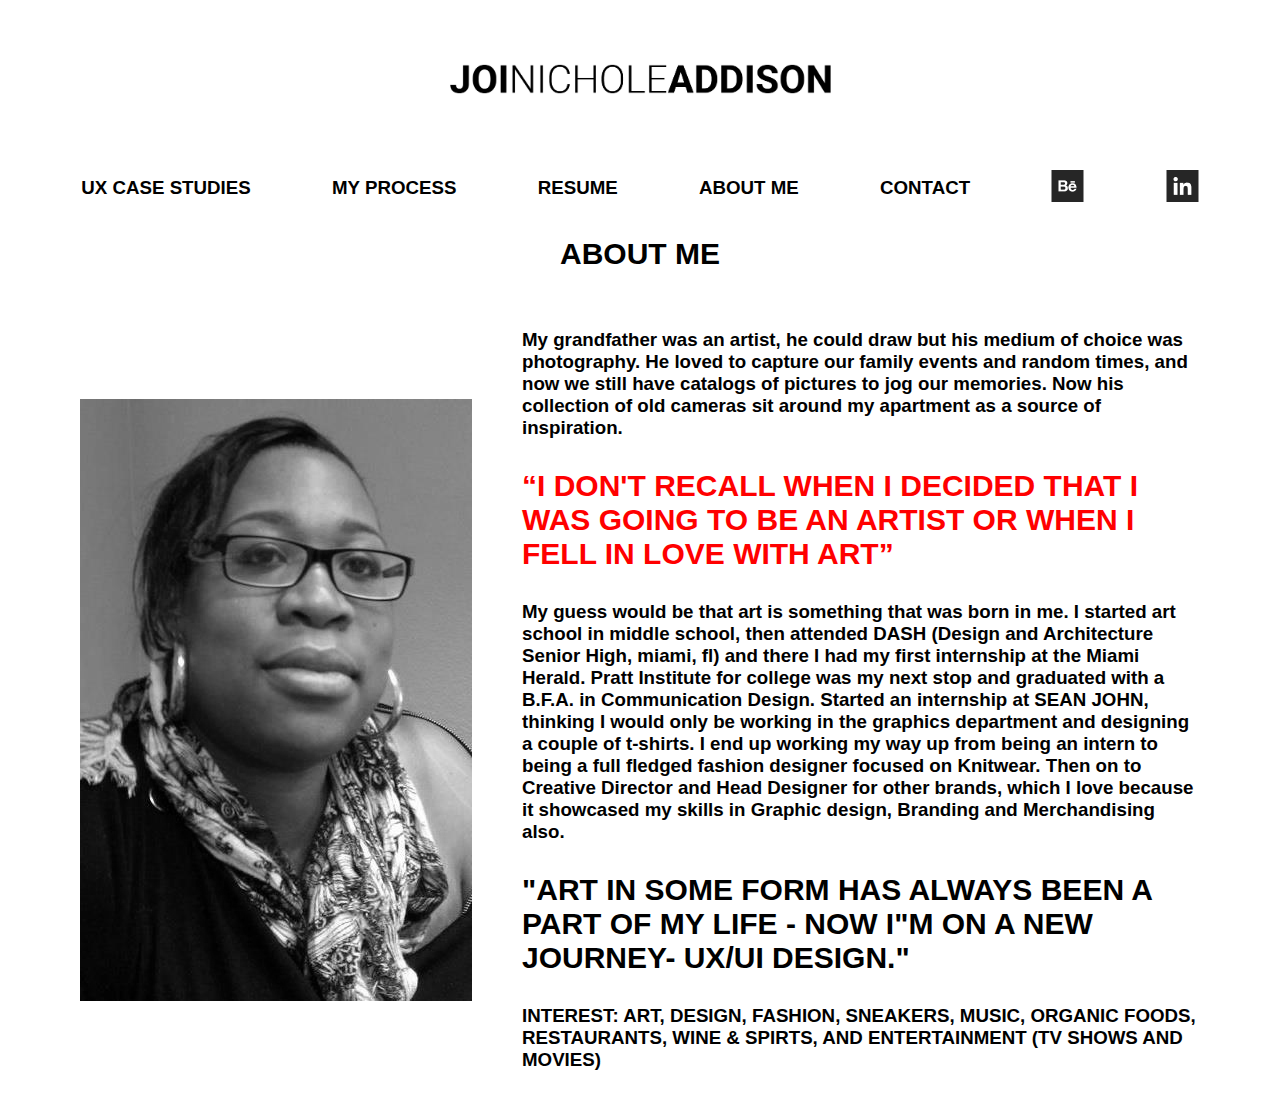
<file: aboutme.html>
<!DOCTYPE html>
<html>
<head>
  <link rel="stylesheet" href="./css/index.css">
        <title></title>
    </head>
    <body>
      <br>
        <br>
        <br>
      <div>
        <a href="index.html"><img src="./images/logo-01.jpg" alt="Joi Nichole Addison" class="center" style="width:400px;"></a>
        <br>
        <br>
        <br>
          </div>
            <div class="navbar">
              <h3 class= "title roboto-normal-24px"> <a href="uxcasestudies.html"> UX CASE STUDIES</a></h3>
              <h3 class= "title roboto-normal-24px"> <a href="myprocess.html"> MY PROCESS</a></h3>
              <h3 class= "title roboto-normal-24px"> <a href="resume.html"> RESUME</a></h3>
              <h3 class= "title roboto-normal-24px"> <a href="aboutme.html"> ABOUT ME</a></h3>
              <h3 class= "title roboto-normal-24px"> <a href="contact.html"> CONTACT</a></h3>
              <a href="https://behance.net/joiaddison1" > <img src="./images/Be.png" alt="behance"></a>
              <a href="https://www.linkedin.com/in/joi-addison/" > <img src="./images/indeed.png" alt="indeed"> </a>
</div>
<h1 class= "title roboto-bold-black-36px" > ABOUT ME </h1> 
  <div class="aboutme column2">
  <img src="./images/joib_w.png" alt="Joi addison picture" class="right" ></a> 
  
  <h3 class= "title roboto-normal-24px"> <p>My grandfather was an artist, he could draw but his medium of choice was photography. He loved to capture our family events and random times, and now we still have catalogs of pictures to jog our memories. Now his collection of old cameras sit around my apartment as a source of inspiration.<br></p>
  <p style="color:red; font-size:30px;">“I DON'T RECALL WHEN I DECIDED THAT I WAS GOING TO BE AN ARTIST OR WHEN I FELL IN LOVE WITH ART”<br></p>
  <p> My guess would be that art is something that was born in me. I started art school in middle school, then attended DASH (Design and Architecture Senior High, miami, fl) and there I had my first internship at the Miami Herald. Pratt Institute for college was my next stop and graduated with a B.F.A. in Communication Design. Started an internship at SEAN JOHN, thinking I would only be working in the graphics department and designing a couple of t-shirts. I end up working my way up from being an intern to being a full fledged fashion designer focused on Knitwear. Then on to Creative Director and Head Designer for other brands, which I love because it showcased my skills in Graphic design, Branding and Merchandising also.<br></p>
  <p style="font-size:30px;"> "ART IN SOME FORM HAS ALWAYS BEEN A PART OF MY LIFE - NOW I"M ON A NEW JOURNEY- UX/UI DESIGN."<br></p>
  <p>INTEREST: ART, DESIGN, FASHION, SNEAKERS, MUSIC, ORGANIC FOODS, RESTAURANTS, WINE & SPIRTS, AND ENTERTAINMENT (TV SHOWS AND MOVIES)</p> </h3> 
</div>
  

</body>
</html>
</file>
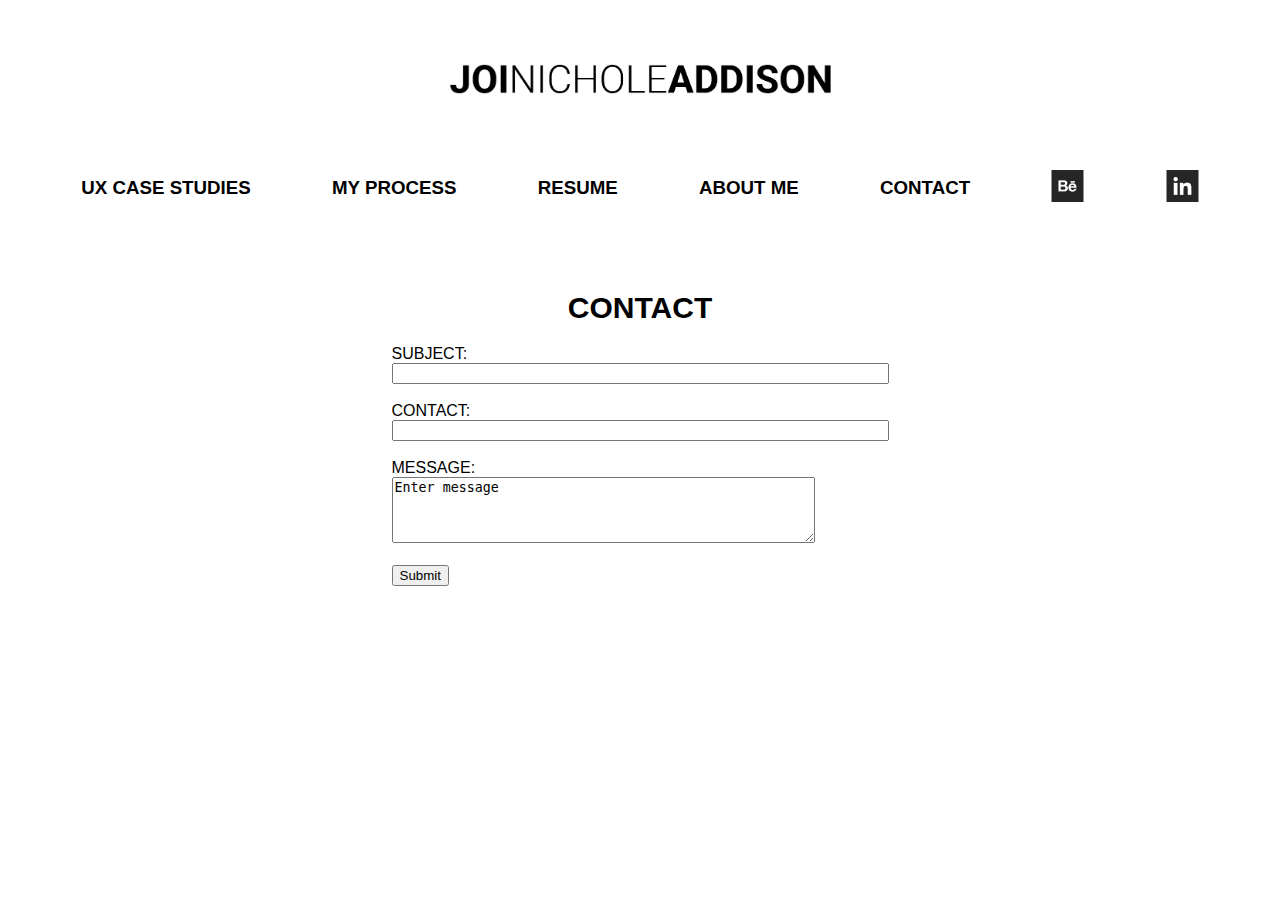
<file: contact.html>
<!DOCTYPE html>
<html>
<head>
  <link rel="stylesheet" href="./css/index.css">
        <title></title>
    </head>
    <body>
      <br>
        <br>
        <br>
      <div>
        <a href="index.html"><img src="./images/logo-01.jpg" alt="Joi Nichole Addison" class="center" style="width:400px;"></a>
        <br>
        <br>
        <br>
          </div>
            <div class="navbar">
              <h3 class= "title roboto-normal-24px"> <a href="uxcasestudies.html"> UX CASE STUDIES</a></h3>
              <h3 class= "title roboto-normal-24px"> <a href="myprocess.html"> MY PROCESS</a></h3>
              <h3 class= "title roboto-normal-24px"> <a href="resume.html"> RESUME</a></h3>
              <h3 class= "title roboto-normal-24px"> <a href="aboutme.html"> ABOUT ME</a></h3>
              <h3 class= "title roboto-normal-24px"> <a href="contact.html"> CONTACT</a></h3>
              <a href="https://behance.net/joiaddison1" > <img src="./images/Be.png" alt="behance"></a>
              <a href="https://www.linkedin.com/in/joi-addison/" > <img src="./images/indeed.png" alt="indeed"> </a>
</div>
<br>
<br>
<br>

          <h1 class= "title roboto-bold-black-36px" > CONTACT </h1>
            <div class="form">
            <form action="/action_page.php">
              <label for="subject">SUBJECT:</label> <br>
              <input type="text" id="subject" name="subject" size="59"><br><br>
              <label for="contactinfo">CONTACT: </label><br>
              <input type="text" id="contactinfo" name="contactinfo" size="59" ><br><br>
              <label for="w3review">MESSAGE:<br></label>
  <textarea id="message" name="message" rows="4" cols="50">Enter message</textarea>
  <br> <br> <input type="submit" value="Submit">
            </form> </div>
 </div>

    </body>
</html>
</file>
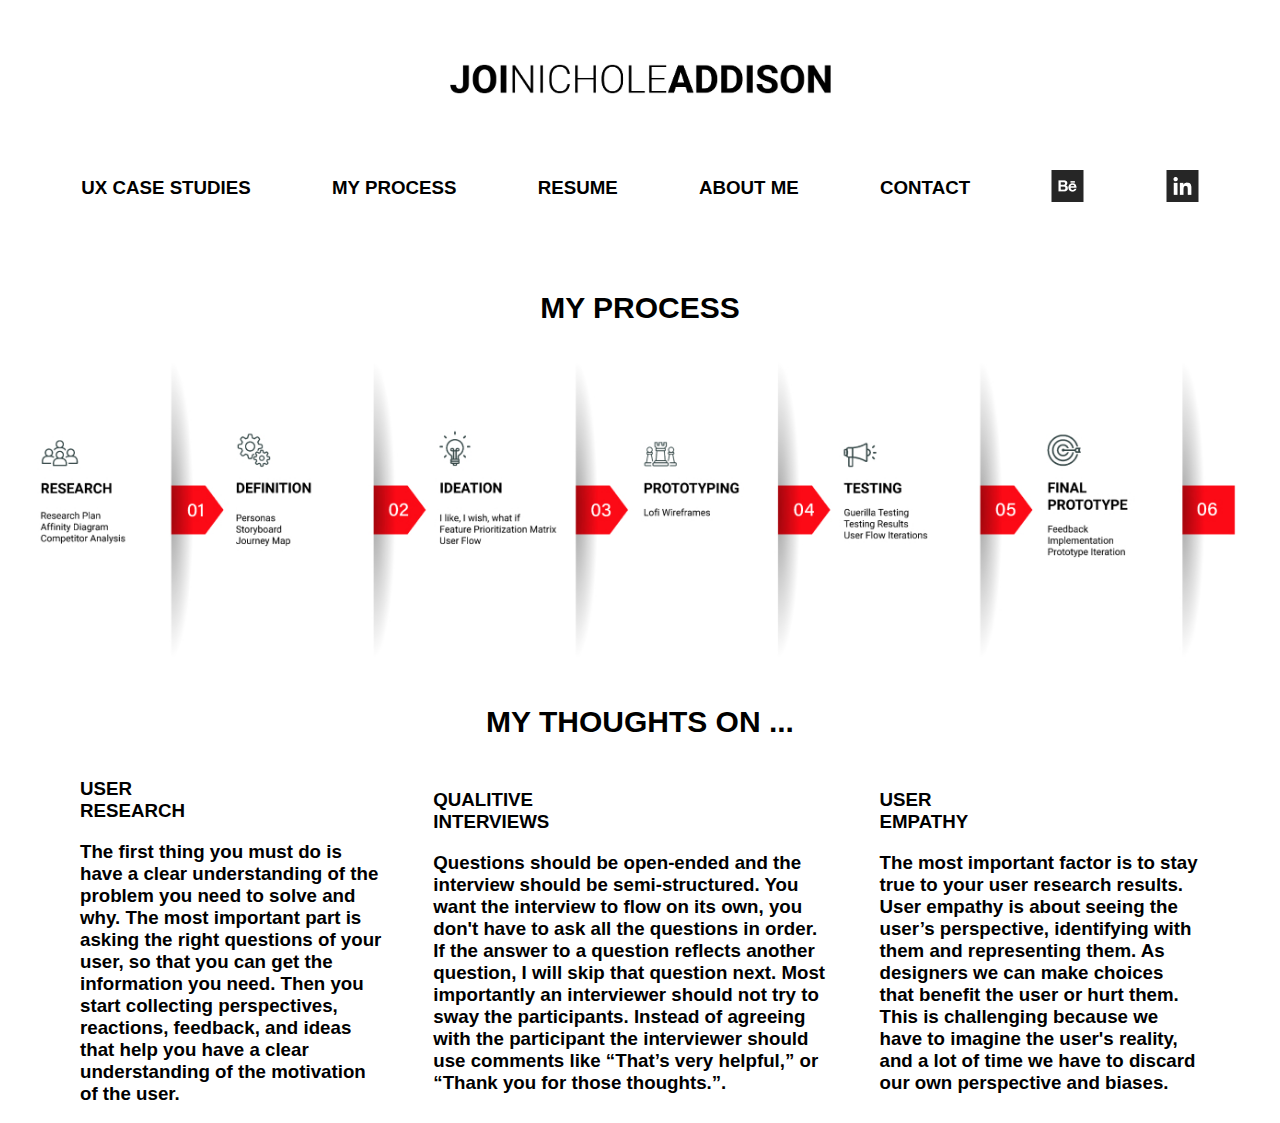
<file: myprocess.html>
<!DOCTYPE html>
<html>
<head>
  <link rel="stylesheet" href="./css/index.css">
        <title></title>
    </head>
    <body>
      <br>
        <br>
        <br>
      <div>
        <a href="index.html"><img src="./images/logo-01.jpg" alt="Joi Nichole Addison" class="center" style="width:400px;"></a>
        <br>
        <br>
        <br>
          </div>
            <div class="navbar">
              <h3 class= "title roboto-normal-24px"> <a href="uxcasestudies.html"> UX CASE STUDIES</a></h3>
              <h3 class= "title roboto-normal-24px"> <a href="myprocess.html"> MY PROCESS</a></h3>
              <h3 class= "title roboto-normal-24px"> <a href="resume.html"> RESUME</a></h3>
              <h3 class= "title roboto-normal-24px"> <a href="aboutme.html"> ABOUT ME</a></h3>
              <h3 class= "title roboto-normal-24px"> <a href="contact.html"> CONTACT</a></h3>
              <a href="https://behance.net/joiaddison1" > <img src="./images/Be.png" alt="behance"></a>
              <a href="https://www.linkedin.com/in/joi-addison/" > <img src="./images/indeed.png" alt="indeed"> </a>
</div>
<br>
<br>
<br>
<h1 class= "title roboto-bold-black-36px" > MY PROCESS </h1>
   </div>
   <div>
   <img src="./images/designprocess-01 1.jpg" alt="my design process" class="center" style="width:1250px;">
   
   <h1 class= "title roboto-bold-black-36px" > MY THOUGHTS ON ... </h1>

   <div class="THOUGHTS column3">
   <h3 class= "title roboto-normal-24px">  USER <br> RESEARCH <br></p> The first thing you must do is have a clear understanding of the problem you need to solve and why. The most important part is asking the right questions of your user, so that you can get the information you need. Then you start collecting perspectives, reactions, feedback, and ideas that help you have a clear understanding of the motivation of the user.  </h3>
   <h3 class= "title roboto-normal-24px"> QUALITIVE <br> INTERVIEWS <br></p> Questions should be open-ended and the interview should be semi-structured. You want the interview to flow on its own, you don't have to ask all the questions in order. If the answer to a question reflects another question, I will skip that question next. Most importantly an interviewer should not try to sway the participants. Instead of agreeing with the participant the interviewer should use comments like “That’s very helpful,” or “Thank you for those thoughts.”.</h3>
   <h3 class= "title roboto-normal-24px"> USER <br> EMPATHY <br></p> The most important factor is to stay true to your user research results. User empathy is about seeing the user’s perspective, identifying with them and representing them. As designers we can make choices that benefit the user or hurt them. This is challenging because we have to imagine the user's reality, and a lot of time we have to discard our own perspective and biases.</h3>
  </div>

    </body>
</html>
</file>
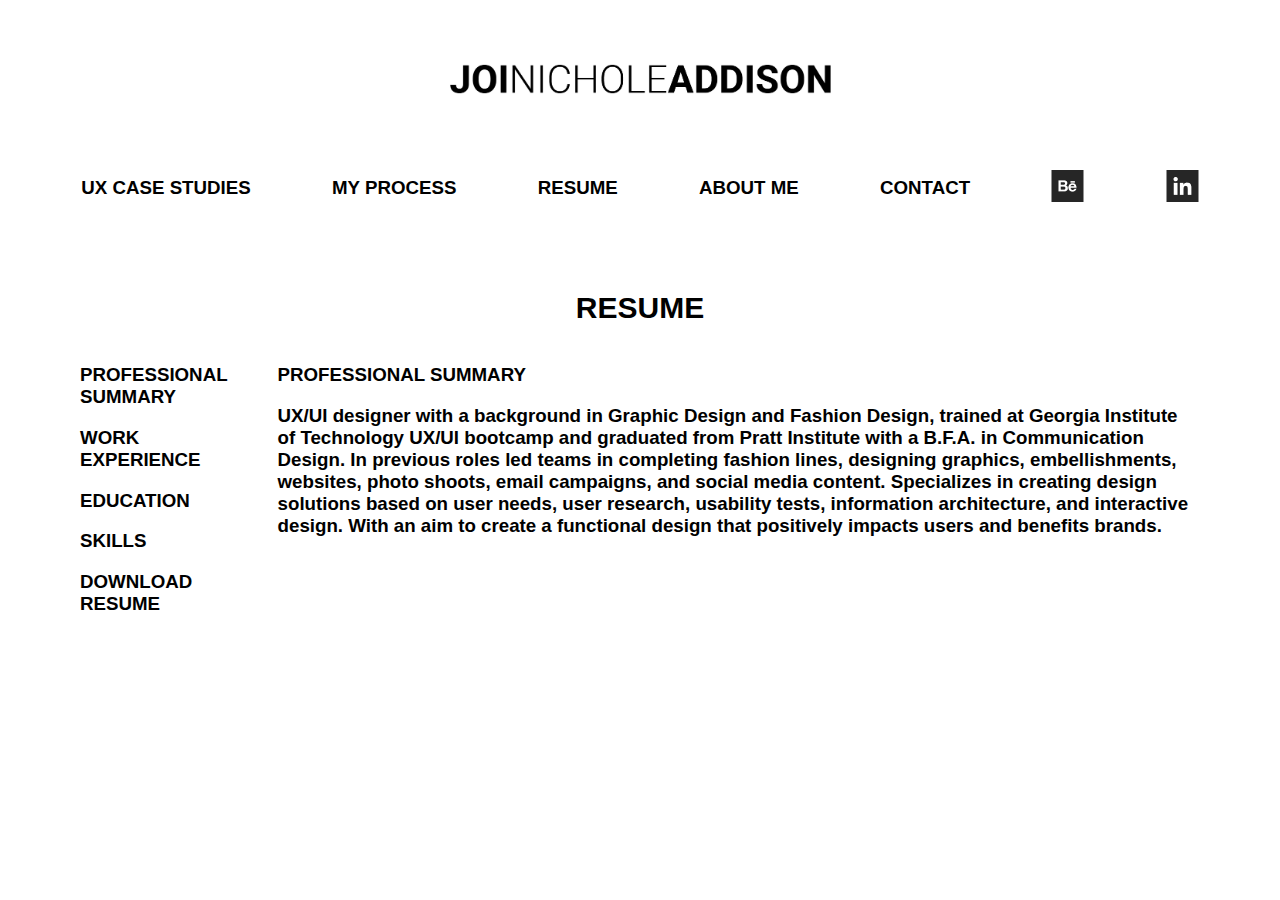
<file: resume.html>
<!DOCTYPE html>
<html>
<head>
  <link rel="stylesheet" href="./css/index.css">
        <title></title>
    </head>
    <body>
      <br>
        <br>
        <br>
      <div>
        <a href="index.html"><img src="./images/logo-01.jpg" alt="Joi Nichole Addison" class="center" style="width:400px;"></a>
        <br>
        <br>
        <br>
          </div>
            <div class="navbar">
              <h3 class= "title roboto-normal-24px"> <a href="uxcasestudies.html"> UX CASE STUDIES</a></h3>
              <h3 class= "title roboto-normal-24px"> <a href="myprocess.html"> MY PROCESS</a></h3>
              <h3 class= "title roboto-normal-24px"> <a href="resume.html"> RESUME</a></h3>
              <h3 class= "title roboto-normal-24px"> <a href="aboutme.html"> ABOUT ME</a></h3>
              <h3 class= "title roboto-normal-24px"> <a href="contact.html"> CONTACT</a></h3>
              <a href="https://behance.net/joiaddison1" > <img src="./images/Be.png" alt="behance"></a>
              <a href="https://www.linkedin.com/in/joi-addison/" > <img src="./images/indeed.png" alt="indeed"> </a>
</div>
<br>
<br>
<br>
<h1 class= "title roboto-bold-black-36px" > RESUME </h1>
   </div>
   <div class="RESUMEnavbar column2">
    <div>
    <h3 id="professional" class= "title roboto-normal-24px"   a:hover>  PROFESSIONAL <br> SUMMARY</h3>
    <h3 id="work" class= "title roboto-normal-24px">  WORK <br> EXPERIENCE </h3>
    <h3 id="education" class= "title roboto-normal-24px">  EDUCATION </h3>
    <h3 id="skills" class= "title roboto-normal-24px">  SKILLS</h3>
    <h3 class= "title roboto-normal-24px"> <a href="./images/joiaddisonuxuiresume.pdf" DOWNLOAD="./images/joiaddisonuxuiresume.pdf"> DOWNLOAD <br> RESUME </a></h3>

  </div>
  <div id="Professional_body"class>
    <h3 class= "title roboto-normal-24px" > PROFESSIONAL SUMMARY<br></p>UX/UI designer with a background in Graphic Design and Fashion Design, trained at Georgia Institute of Technology UX/UI bootcamp and graduated from Pratt Institute with a B.F.A. in Communication Design. In previous roles led teams in completing fashion lines, designing graphics,  embellishments, websites, photo shoots, email campaigns, and social media content. Specializes in creating design solutions based on user needs, user research, usability tests, information architecture, and interactive design. With an aim to create a functional design that positively impacts users and benefits brands. </h3>
    </div>

    <div id="work_body"class="hide">
      <h3 class= "title roboto-normal-24px" > 
        WORK EXPERIENCE<br></p>
        ADSTRACT DESIGN STUDIO, Freelance Designer & Production (July 2012 - Present)<br>
        • Help clients create the perfect promotional items for their company or events. Items include but are not limited to silk screened t-shirts and/ or uniforms, embroidery t-shirts or uniforms, flyers, banners, business cards and more.<br>
        • Basic graphic design in Adobe Illustrator.<br>
        • Work directly with silk screen printers, embroidery, and printers to make products.<br>
        • Make embroidery and silkscreen charts for easy production.<br></p>

        BILLIONAIRE MAFIA, Head of Design and Merchandising (April 2010 - July 2012)<br>
• Responsible for the conceptual development of product lines from samples through production with style and cost effectiveness.<br>
• Work with Production and overseas factories (China, India, Pakistan) to maintain line quality and create new development.<br> 
• Work with the President, CEO and Sales to create a line for upcoming events and markets.<br>
• Create and oversee the development of Denim, Wovens, Jackets, Vests & Knits for three in house lines, from concept through production with scope and complex judgment for Design, Color, Art and Fit.<br>
• Task manage & work with Art, Design, Sales, Management and Production Department to create new development and maintain line quality. <br>
• Conduct market research for trend forecasting for upcoming seasons. <br>
• Produce quality Designs, Art, Cads and Tech Packs, in a timely manner. <br>
• Managed a design team of 5 people, and effectively inspired teamwork from all members.<br></p>

ZIPWAY, Head of Design and Merchandising (September 2008 - April 2010)<br>
• Responsible for the conceptual development of product lines from samples through production with style and cost effectiveness.<br>
• Work with Production and overseas factories (China, India, Pakistan) to maintain line quality and create new development.<br>
• Create and oversee Cads, B.O.Ms, Art and Tech Packs.<br>
• Work with the President, CEO and Sales to create a line for upcoming events and markets.<br>
• Create and oversee the development of sweatsuits, track jackets and shorts for two in-house lines, from concept through production with scope and complex judgment for Design, Color, Art and Fit.<br>
• Work directly with NBA teams on Zipway licensed products for the NBA teams.<br>
• Oversee all products from Zipway kids licensee Kids Headquarters.<br></p>

SEAN JOHN, Knitwear and Sweater Designer (January 2005 - April 2008)<br>
• Provide detail sketches and tech packs.<br>
• Hand-off tech packs and development package according to line plan to production team.<br>
• Work directly with production team to finalize product and details.<br>
• Responsible for research for fabrics, trims, new art techniques, and fits.<br>
• Participate in fittings.<br>
• Travel for development and research.<br>
• Organize sales books.<br>
• Create overviews.<br>
</h3>
      </div>

      <div id="education_body"class="hide">
        <h3 class= "title roboto-normal-24px" > EDUCATION<br></p>
          GEORGIA INSTITUTE OF TECHNOLOGY<br>
          Atlanta, GA<br>
          UX/UI Design Certificate<br>
          complete September 2022<br></p>
          
          PRATT INSTITUTE<br>
          Brooklyn, NY<br>
          B.F.A. in Communication Design<br>
          graduated May 2004<br></p>
          
          DESIGN AND ARCHITECTURE SENIOR HIGH<br>
          Miami, FL<br>
          High School Degree Graphic Design major<br>
          graduated 2000</h3>

        </div>
        
        <div id="skills_body"class="hide">
          <h3 class= "title roboto-normal-24px" > SKILLS<br></p>
      TECHNICAL SKILLS:<br>
        Figma<br>
        Invision<br>
        HTML<br>
        CSS<br>
        JavaScript<br>
        Adobe Creative Suite<br>
        Miro <br>
       Word <br>
       Excel <br></p>
            UX/UI SKILLS:<br>
            Design Thinking<br>
            Low to High Fidelity Design & Prototyping<br>
            Storyboarding <br>
            Wireframing <br>
            User Research <br>
            Usability Testing <br>
            Decision Mapping <br>
            Flow Diagrams <br>
            User Interviews</h3>
          </div>

       
    <script src="./js/index.js"></script>
</body>
</html>
</file>
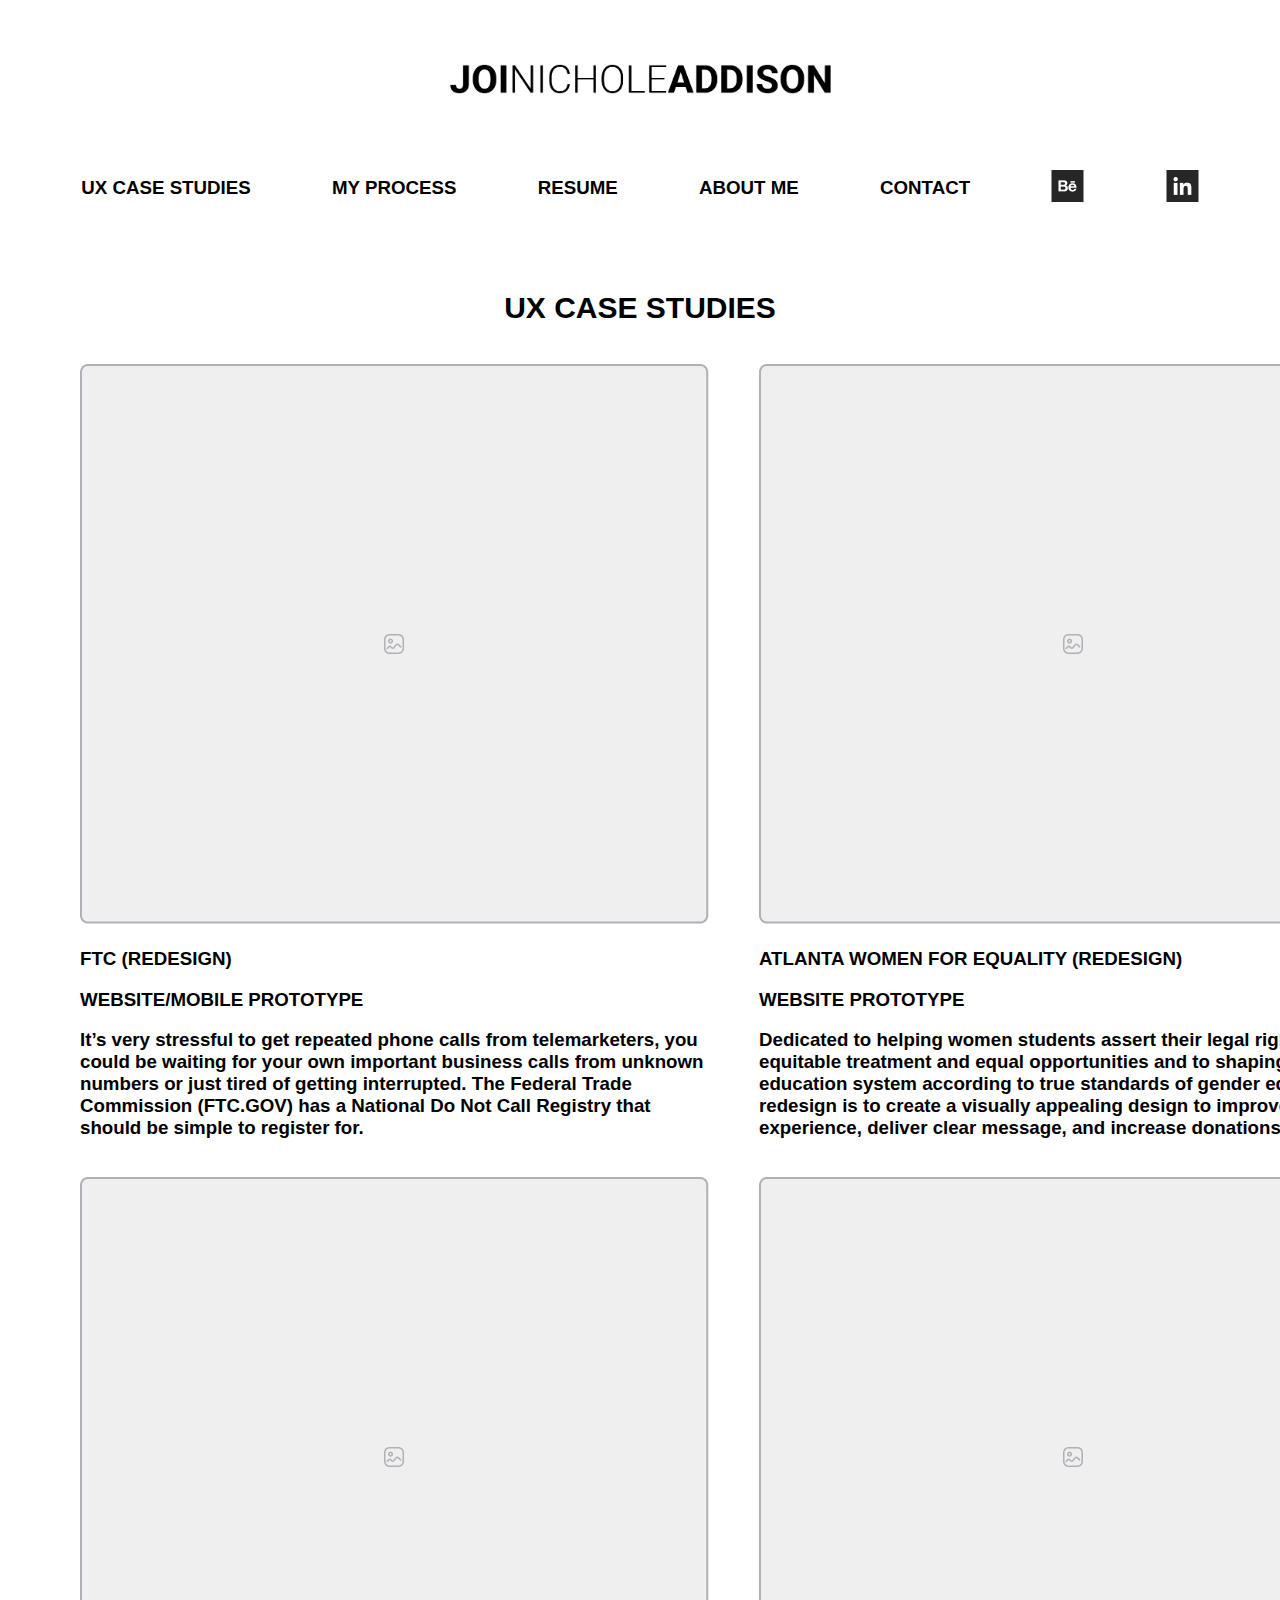
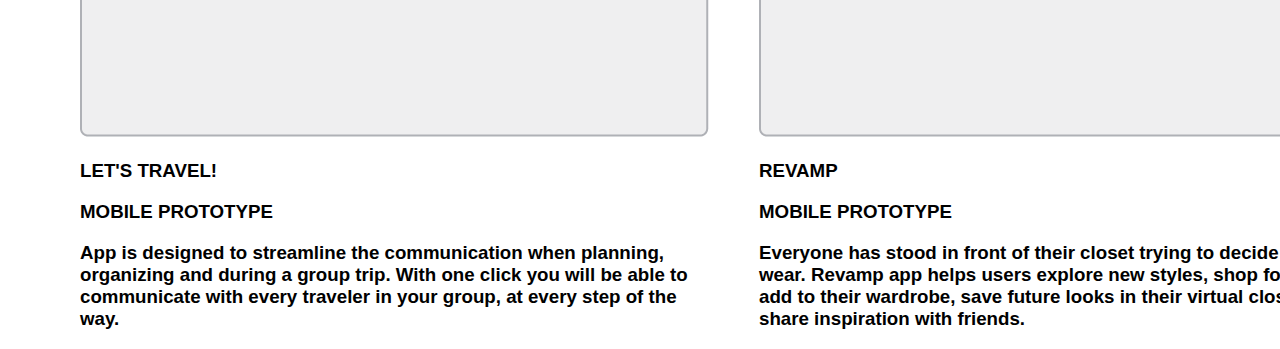
<file: uxcasestudies.html>
<!DOCTYPE html>
<html>
<head>
  <link rel="stylesheet" href="./css/index.css">
        <title></title>
    </head>
    <body>
      <br>
        <br>
        <br>
      <div>
        <a href="index.html"><img src="./images/logo-01.jpg" alt="Joi Nichole Addison" class="center" style="width:400px;"></a>
        <br>
        <br>
        <br>
          </div>
            <div class="navbar">
              <h3 class= "title roboto-normal-24px"> <a href="uxcasestudies.html"> UX CASE STUDIES</a></h3>
              <h3 class= "title roboto-normal-24px"> <a href="myprocess.html"> MY PROCESS</a></h3>
              <h3 class= "title roboto-normal-24px"> <a href="resume.html"> RESUME</a></h3>
              <h3 class= "title roboto-normal-24px"> <a href="aboutme.html"> ABOUT ME</a></h3>
              <h3 class= "title roboto-normal-24px"> <a href="contact.html"> CONTACT</a></h3>
              <a href="https://behance.net/joiaddison1" > <img src="./images/Be.png" alt="behance"></a>
              <a href="https://www.linkedin.com/in/joi-addison/" > <img src="./images/indeed.png" alt="indeed"> </a>
</div>
<br>
<br>
<br>
<h1 class= "title roboto-bold-black-36px" > UX CASE STUDIES </h3>
<div class="WORK column2">
  <h3 class= "title roboto-normal-24px"><img src="./images/Placeholder Square.png" alt="WORK#1"> <br></p> FTC (REDESIGN) <br></p> WEBSITE/MOBILE PROTOTYPE <br></p> It’s very stressful to get repeated phone calls from telemarketers, you could be waiting for your own important business calls from unknown numbers or just tired of getting interrupted. The Federal Trade Commission (FTC.GOV) has a National Do Not Call Registry that should be simple to register for.
    <h3 class= "title roboto-normal-24px"><img src="./images/Placeholder Square.png" alt="WORK#2"> <br></p> ATLANTA WOMEN FOR EQUALITY (REDESIGN) <br></p> WEBSITE PROTOTYPE <br></p> Dedicated to helping women students assert their legal rights to equitable treatment and equal opportunities and to shaping our education system according to true standards of gender equity. The redesign is to create a visually appealing design to improve the user experience, deliver clear message, and increase donations.
  </div>
  <div class="WORK column2">
    <h3 class= "title roboto-normal-24px"><img src="./images/Placeholder Square.png" alt="WORK#3"> <br></p> LET'S TRAVEL! <br></p> MOBILE PROTOTYPE <br></p> App is designed to streamline the communication when planning, organizing and during a group trip. With one click you will be able to communicate with every traveler in your group, at every step of the way.
      <h3 class= "title roboto-normal-24px"><img src="./images/Placeholder Square.png" alt="WORK#4"> <br></p> REVAMP <br></p> MOBILE PROTOTYPE <br></p> Everyone has stood in front of their closet trying to decide what to wear. Revamp app helps users explore new styles, shop for pieces to add to their wardrobe, save future looks in their virtual closet and share inspiration with friends. 
    </div>
    </body>
</html>
</file>
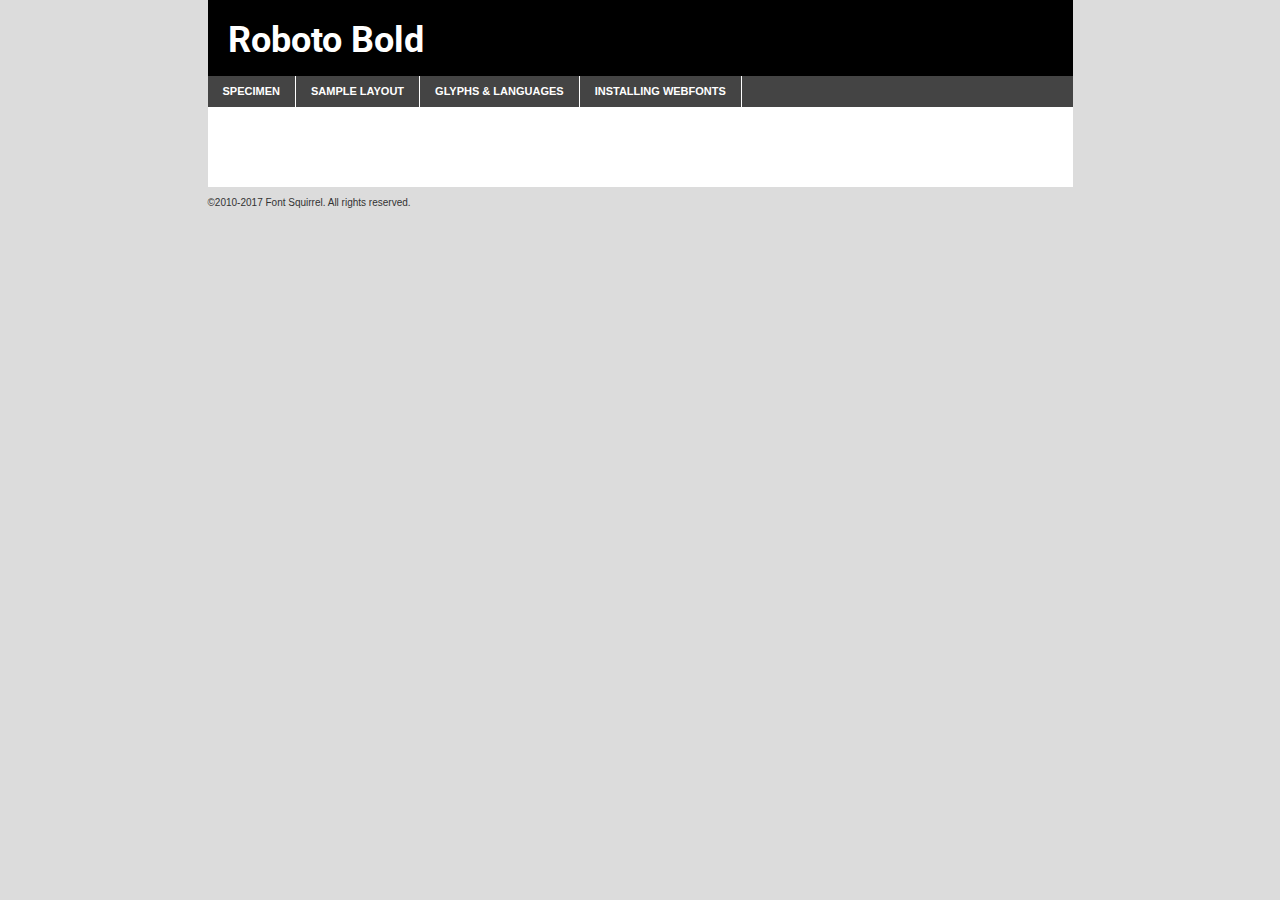
<file: css/webfontkit-20220812-201433/roboto-bold-demo.html>
<!DOCTYPE html PUBLIC "-//W3C//DTD XHTML 1.0 Transitional//EN"
        "http://www.w3.org/TR/xhtml1/DTD/xhtml1-transitional.dtd">

<html xmlns="http://www.w3.org/1999/xhtml" xml:lang="en" lang="en">
<head>
    <meta http-equiv="Content-Type" content="text/html; charset=utf-8"/>
    <script src="http://ajax.googleapis.com/ajax/libs/jquery/1.7.2/jquery.min.js" type="text/javascript" charset="utf-8"></script>
    <script type="text/javascript">
		(function($) {
			$.fn.easyTabs = function(option) {
				var param = jQuery.extend({ fadeSpeed: 'fast', defaultContent: 1, activeClass: 'active' }, option);
				$(this).each(function() {
					var thisId = '#' + this.id;
					if ( param.defaultContent == '' )
					{
						param.defaultContent = 1;
					}
					if ( typeof param.defaultContent == 'number' )
					{
						var defaultTab = $(thisId + ' .tabs li:eq(' + (param.defaultContent - 1) + ') a').attr('href').substr(1);
					}
					else
					{
						var defaultTab = param.defaultContent;
					}
					$(thisId + ' .tabs li a').each(function() {
						var tabToHide = $(this).attr('href').substr(1);
						$('#' + tabToHide).addClass('easytabs-tab-content');
					});
					hideAll();
					changeContent(defaultTab);

					function hideAll() {$(thisId + ' .easytabs-tab-content').hide();}

					function changeContent(tabId)
					{
						hideAll();
						$(thisId + ' .tabs li').removeClass(param.activeClass);
						$(thisId + ' .tabs li a[href=#' + tabId + ']').closest('li').addClass(param.activeClass);
						if ( param.fadeSpeed != 'none' )
						{
							$(thisId + ' #' + tabId).fadeIn(param.fadeSpeed);
						}
						else
						{
							$(thisId + ' #' + tabId).show();
						}
					}

					$(thisId + ' .tabs li').click(function() {
						var tabId = $(this).find('a').attr('href').substr(1);
						changeContent(tabId);
						return false;
					});
				});
			}
		})(jQuery);
    </script>
    <link rel="stylesheet" href="specimen_files/specimen_stylesheet.css" type="text/css" charset="utf-8"/>
    <link rel="stylesheet" href="stylesheet.css" type="text/css" charset="utf-8"/>

    <style type="text/css">
        		body {
			font-family: 'robotobold';
        		}

            </style>

    <title>Roboto Bold Specimen</title>


    <script type="text/javascript" charset="utf-8">
		$(document).ready(function() {
			$('#container').easyTabs({ defaultContent: 1 });
		});
    </script>
</head>

<body>
<div id="container">
    <div id="header">
		Roboto Bold    </div>
    <ul class="tabs">
        <li><a href="#specimen">Specimen</a></li>
        <li><a href="#layout">Sample Layout</a></li>
		        <li><a href="#glyphs">Glyphs &amp; Languages</a></li>
        <li><a href="#installing">Installing Webfonts</a></li>

    </ul>

    <div id="main_content">


        <div id="specimen">

            <div class="section">
                <div class="grid12 firstcol">
                    <div class="huge">AaBb</div>
                </div>
            </div>

            <div class="section">
                <div class="glyph_range">A&#x200B;B&#x200b;C&#x200b;D&#x200b;E&#x200b;F&#x200b;G&#x200b;H&#x200b;I&#x200b;J&#x200b;K&#x200b;L&#x200b;M&#x200b;N&#x200b;O&#x200b;P&#x200b;Q&#x200b;R&#x200b;S&#x200b;T&#x200b;U&#x200b;V&#x200b;W&#x200b;X&#x200b;Y&#x200b;Z&#x200b;a&#x200b;b&#x200b;c&#x200b;d&#x200b;e&#x200b;f&#x200b;g&#x200b;h&#x200b;i&#x200b;j&#x200b;k&#x200b;l&#x200b;m&#x200b;n&#x200b;o&#x200b;p&#x200b;q&#x200b;r&#x200b;s&#x200b;t&#x200b;u&#x200b;v&#x200b;w&#x200b;x&#x200b;y&#x200b;z&#x200b;1&#x200b;2&#x200b;3&#x200b;4&#x200b;5&#x200b;6&#x200b;7&#x200b;8&#x200b;9&#x200b;0&#x200b;&amp;&#x200b;.&#x200b;,&#x200b;?&#x200b;!&#x200b;&#64;&#x200b;(&#x200b;)&#x200b;#&#x200b;$&#x200b;%&#x200b;*&#x200b;+&#x200b;-&#x200b;=&#x200b;:&#x200b;;</div>
            </div>
            <div class="section">
                <div class="grid12 firstcol">
                    <table class="sample_table">
                        <tr>
                            <td>10</td>
                            <td class="size10">abcdefghijklmnopqrstuvwxyzABCDEFGHIJKLMNOPQRSTUVWXYZ0123456789abcdefghijklmnopqrstuvwxyzABCDEFGHIJKLMNOPQRSTUVWXYZ0123456789abcdefghijklmnopqrstuvwxyzABCDEFGHIJKLMNOPQRSTUVWXYZ</td>
                        </tr>
                        <tr>
                            <td>11</td>
                            <td class="size11">abcdefghijklmnopqrstuvwxyzABCDEFGHIJKLMNOPQRSTUVWXYZ0123456789abcdefghijklmnopqrstuvwxyzABCDEFGHIJKLMNOPQRSTUVWXYZ0123456789abcdefghijklmnopqrstuvwxyzABCDEFGHIJKLMNOPQRSTUVWXYZ</td>
                        </tr>
                        <tr>
                            <td>12</td>
                            <td class="size12">abcdefghijklmnopqrstuvwxyzABCDEFGHIJKLMNOPQRSTUVWXYZ0123456789abcdefghijklmnopqrstuvwxyzABCDEFGHIJKLMNOPQRSTUVWXYZ0123456789abcdefghijklmnopqrstuvwxyzABCDEFGHIJKLMNOPQRSTUVWXYZ</td>
                        </tr>
                        <tr>
                            <td>13</td>
                            <td class="size13">abcdefghijklmnopqrstuvwxyzABCDEFGHIJKLMNOPQRSTUVWXYZ0123456789abcdefghijklmnopqrstuvwxyzABCDEFGHIJKLMNOPQRSTUVWXYZ0123456789abcdefghijklmnopqrstuvwxyzABCDEFGHIJKLMNOPQRSTUVWXYZ</td>
                        </tr>
                        <tr>
                            <td>14</td>
                            <td class="size14">abcdefghijklmnopqrstuvwxyzABCDEFGHIJKLMNOPQRSTUVWXYZ0123456789abcdefghijklmnopqrstuvwxyzABCDEFGHIJKLMNOPQRSTUVWXYZ0123456789abcdefghijklmnopqrstuvwxyzABCDEFGHIJKLMNOPQRSTUVWXYZ</td>
                        </tr>
                        <tr>
                            <td>16</td>
                            <td class="size16">abcdefghijklmnopqrstuvwxyzABCDEFGHIJKLMNOPQRSTUVWXYZ0123456789abcdefghijklmnopqrstuvwxyzABCDEFGHIJKLMNOPQRSTUVWXYZ</td>
                        </tr>
                        <tr>
                            <td>18</td>
                            <td class="size18">abcdefghijklmnopqrstuvwxyzABCDEFGHIJKLMNOPQRSTUVWXYZ0123456789abcdefghijklmnopqrstuvwxyzABCDEFGHIJKLMNOPQRSTUVWXYZ</td>
                        </tr>
                        <tr>
                            <td>20</td>
                            <td class="size20">abcdefghijklmnopqrstuvwxyzABCDEFGHIJKLMNOPQRSTUVWXYZ0123456789abcdefghijklmnopqrstuvwxyzABCDEFGHIJKLMNOPQRSTUVWXYZ</td>
                        </tr>
                        <tr>
                            <td>24</td>
                            <td class="size24">abcdefghijklmnopqrstuvwxyzABCDEFGHIJKLMNOPQRSTUVWXYZ0123456789abcdefghijklmnopqrstuvwxyzABCDEFGHIJKLMNOPQRSTUVWXYZ</td>
                        </tr>
                        <tr>
                            <td>30</td>
                            <td class="size30">abcdefghijklmnopqrstuvwxyzABCDEFGHIJKLMNOPQRSTUVWXYZ0123456789abcdefghijklmnopqrstuvwxyzABCDEFGHIJKLMNOPQRSTUVWXYZ</td>
                        </tr>
                        <tr>
                            <td>36</td>
                            <td class="size36">abcdefghijklmnopqrstuvwxyzABCDEFGHIJKLMNOPQRSTUVWXYZ0123456789abcdefghijklmnopqrstuvwxyzABCDEFGHIJKLMNOPQRSTUVWXYZ</td>
                        </tr>
                        <tr>
                            <td>48</td>
                            <td class="size48">abcdefghijklmnopqrstuvwxyzABCDEFGHIJKLMNOPQRSTUVWXYZ0123456789abcdefghijklmnopqrstuvwxyzABCDEFGHIJKLMNOPQRSTUVWXYZ</td>
                        </tr>
                        <tr>
                            <td>60</td>
                            <td class="size60">abcdefghijklmnopqrstuvwxyzABCDEFGHIJKLMNOPQRSTUVWXYZ0123456789abcdefghijklmnopqrstuvwxyzABCDEFGHIJKLMNOPQRSTUVWXYZ</td>
                        </tr>
                        <tr>
                            <td>72</td>
                            <td class="size72">abcdefghijklmnopqrstuvwxyzABCDEFGHIJKLMNOPQRSTUVWXYZ0123456789abcdefghijklmnopqrstuvwxyzABCDEFGHIJKLMNOPQRSTUVWXYZ</td>
                        </tr>
                        <tr>
                            <td>90</td>
                            <td class="size90">abcdefghijklmnopqrstuvwxyzABCDEFGHIJKLMNOPQRSTUVWXYZ0123456789abcdefghijklmnopqrstuvwxyzABCDEFGHIJKLMNOPQRSTUVWXYZ</td>
                        </tr>
                    </table>

                </div>

            </div>


            <div class="section" id="bodycomparison">


                <div id="xheight">
                    <div class="fontbody">&#x25FC;&#x25FC;&#x25FC;&#x25FC;&#x25FC;&#x25FC;&#x25FC;&#x25FC;&#x25FC;&#x25FC;&#x25FC;&#x25FC;&#x25FC;&#x25FC;&#x25FC;&#x25FC;&#x25FC;&#x25FC;&#x25FC;&#x25FC;&#x25FC;&#x25FC;&#x25FC;&#x25FC;&#x25FC;&#x25FC;&#x25FC;&#x25FC;&#x25FC;&#x25FC;&#x25FC;&#x25FC;&#x25FC;&#x25FC;&#x25FC;&#x25FC;&#x25FC;&#x25FC;&#x25FC;&#x25FC;&#x25FC;&#x25FC;&#x25FC;&#x25FC;&#x25FC;&#x25FC;&#x25FC;&#x25FC;&#x25FC;&#x25FC;&#x25FC;&#x25FC;&#x25FC;&#x25FC;&#x25FC;&#x25FC;&#x25FC;&#x25FC;&#x25FC;&#x25FC;&#x25FC;&#x25FC;&#x25FC;&#x25FC;&#x25FC;&#x25FC;&#x25FC;&#x25FC;&#x25FC;&#x25FC;&#x25FC;&#x25FC;&#x25FC;&#x25FC;&#x25FC;&#x25FC;&#x25FC;&#x25FC;&#x25FC;&#x25FC;&#x25FC;&#x25FC;&#x25FC;&#x25FC;&#x25FC;&#x25FC;&#x25FC;&#x25FC;&#x25FC;&#x25FC;&#x25FC;&#x25FC;&#x25FC;&#x25FC;&#x25FC;&#x25FC;&#x25FC;&#x25FC;&#x25FC;body</div>
                    <div class="arialbody">body</div>
                    <div class="verdanabody">body</div>
                    <div class="georgiabody">body</div>
                </div>
                <div class="fontbody" style="z-index:1">
                    body<span>Roboto Bold</span>
                </div>
                <div class="arialbody" style="z-index:1">
                    body<span>Arial</span>
                </div>
                <div class="verdanabody" style="z-index:1">
                    body<span>Verdana</span>
                </div>
                <div class="georgiabody" style="z-index:1">
                    body<span>Georgia</span>
                </div>


            </div>


            <div class="section psample psample_row1" id="">

                <div class="grid2 firstcol">
                    <p class="size10"><span>10.</span>Aenean lacinia bibendum nulla sed consectetur. Fusce dapibus, tellus ac cursus commodo, tortor mauris condimentum nibh, ut fermentum massa justo sit amet risus. Nullam id dolor id nibh ultricies vehicula ut id elit. Cum sociis natoque penatibus et magnis dis parturient montes, nascetur ridiculus mus. Nulla vitae elit libero, a pharetra augue.</p>

                </div>
                <div class="grid3">
                    <p class="size11"><span>11.</span>Aenean lacinia bibendum nulla sed consectetur. Fusce dapibus, tellus ac cursus commodo, tortor mauris condimentum nibh, ut fermentum massa justo sit amet risus. Nullam id dolor id nibh ultricies vehicula ut id elit. Cum sociis natoque penatibus et magnis dis parturient montes, nascetur ridiculus mus. Nulla vitae elit libero, a pharetra augue.</p>

                </div>
                <div class="grid3">
                    <p class="size12"><span>12.</span>Aenean lacinia bibendum nulla sed consectetur. Fusce dapibus, tellus ac cursus commodo, tortor mauris condimentum nibh, ut fermentum massa justo sit amet risus. Nullam id dolor id nibh ultricies vehicula ut id elit. Cum sociis natoque penatibus et magnis dis parturient montes, nascetur ridiculus mus. Nulla vitae elit libero, a pharetra augue.</p>

                </div>
                <div class="grid4">
                    <p class="size13"><span>13.</span>Aenean lacinia bibendum nulla sed consectetur. Fusce dapibus, tellus ac cursus commodo, tortor mauris condimentum nibh, ut fermentum massa justo sit amet risus. Nullam id dolor id nibh ultricies vehicula ut id elit. Cum sociis natoque penatibus et magnis dis parturient montes, nascetur ridiculus mus. Nulla vitae elit libero, a pharetra augue.</p>

                </div>
                <div class="white_blend"></div>

            </div>
            <div class="section psample psample_row2" id="">
                <div class="grid3 firstcol">
                    <p class="size14"><span>14.</span>Aenean lacinia bibendum nulla sed consectetur. Fusce dapibus, tellus ac cursus commodo, tortor mauris condimentum nibh, ut fermentum massa justo sit amet risus. Nullam id dolor id nibh ultricies vehicula ut id elit. Cum sociis natoque penatibus et magnis dis parturient montes, nascetur ridiculus mus. Nulla vitae elit libero, a pharetra augue.</p>

                </div>
                <div class="grid4">
                    <p class="size16"><span>16.</span>Aenean lacinia bibendum nulla sed consectetur. Fusce dapibus, tellus ac cursus commodo, tortor mauris condimentum nibh, ut fermentum massa justo sit amet risus. Nullam id dolor id nibh ultricies vehicula ut id elit. Cum sociis natoque penatibus et magnis dis parturient montes, nascetur ridiculus mus. Nulla vitae elit libero, a pharetra augue.</p>

                </div>
                <div class="grid5">
                    <p class="size18"><span>18.</span>Aenean lacinia bibendum nulla sed consectetur. Fusce dapibus, tellus ac cursus commodo, tortor mauris condimentum nibh, ut fermentum massa justo sit amet risus. Nullam id dolor id nibh ultricies vehicula ut id elit. Cum sociis natoque penatibus et magnis dis parturient montes, nascetur ridiculus mus. Nulla vitae elit libero, a pharetra augue.</p>

                </div>

                <div class="white_blend"></div>

            </div>

            <div class="section psample psample_row3" id="">
                <div class="grid5 firstcol">
                    <p class="size20"><span>20.</span>Aenean lacinia bibendum nulla sed consectetur. Fusce dapibus, tellus ac cursus commodo, tortor mauris condimentum nibh, ut fermentum massa justo sit amet risus. Nullam id dolor id nibh ultricies vehicula ut id elit. Cum sociis natoque penatibus et magnis dis parturient montes, nascetur ridiculus mus. Nulla vitae elit libero, a pharetra augue.</p>
                </div>
                <div class="grid7">
                    <p class="size24"><span>24.</span>Aenean lacinia bibendum nulla sed consectetur. Fusce dapibus, tellus ac cursus commodo, tortor mauris condimentum nibh, ut fermentum massa justo sit amet risus. Nullam id dolor id nibh ultricies vehicula ut id elit. Cum sociis natoque penatibus et magnis dis parturient montes, nascetur ridiculus mus. Nulla vitae elit libero, a pharetra augue.</p>
                </div>

                <div class="white_blend"></div>

            </div>

            <div class="section psample psample_row4" id="">
                <div class="grid12 firstcol">
                    <p class="size30"><span>30.</span>Aenean lacinia bibendum nulla sed consectetur. Fusce dapibus, tellus ac cursus commodo, tortor mauris condimentum nibh, ut fermentum massa justo sit amet risus. Nullam id dolor id nibh ultricies vehicula ut id elit. Cum sociis natoque penatibus et magnis dis parturient montes, nascetur ridiculus mus. Nulla vitae elit libero, a pharetra augue.</p>
                </div>
                <div class="white_blend"></div>

            </div>


            <div class="section psample psample_row1 fullreverse">
                <div class="grid2 firstcol">
                    <p class="size10"><span>10.</span>Aenean lacinia bibendum nulla sed consectetur. Fusce dapibus, tellus ac cursus commodo, tortor mauris condimentum nibh, ut fermentum massa justo sit amet risus. Nullam id dolor id nibh ultricies vehicula ut id elit. Cum sociis natoque penatibus et magnis dis parturient montes, nascetur ridiculus mus. Nulla vitae elit libero, a pharetra augue.</p>

                </div>
                <div class="grid3">
                    <p class="size11"><span>11.</span>Aenean lacinia bibendum nulla sed consectetur. Fusce dapibus, tellus ac cursus commodo, tortor mauris condimentum nibh, ut fermentum massa justo sit amet risus. Nullam id dolor id nibh ultricies vehicula ut id elit. Cum sociis natoque penatibus et magnis dis parturient montes, nascetur ridiculus mus. Nulla vitae elit libero, a pharetra augue.</p>

                </div>
                <div class="grid3">
                    <p class="size12"><span>12.</span>Aenean lacinia bibendum nulla sed consectetur. Fusce dapibus, tellus ac cursus commodo, tortor mauris condimentum nibh, ut fermentum massa justo sit amet risus. Nullam id dolor id nibh ultricies vehicula ut id elit. Cum sociis natoque penatibus et magnis dis parturient montes, nascetur ridiculus mus. Nulla vitae elit libero, a pharetra augue.</p>

                </div>
                <div class="grid4">
                    <p class="size13"><span>13.</span>Aenean lacinia bibendum nulla sed consectetur. Fusce dapibus, tellus ac cursus commodo, tortor mauris condimentum nibh, ut fermentum massa justo sit amet risus. Nullam id dolor id nibh ultricies vehicula ut id elit. Cum sociis natoque penatibus et magnis dis parturient montes, nascetur ridiculus mus. Nulla vitae elit libero, a pharetra augue.</p>

                </div>
                <div class="black_blend"></div>

            </div>

            <div class="section psample psample_row2 fullreverse">
                <div class="grid3 firstcol">
                    <p class="size14"><span>14.</span>Aenean lacinia bibendum nulla sed consectetur. Fusce dapibus, tellus ac cursus commodo, tortor mauris condimentum nibh, ut fermentum massa justo sit amet risus. Nullam id dolor id nibh ultricies vehicula ut id elit. Cum sociis natoque penatibus et magnis dis parturient montes, nascetur ridiculus mus. Nulla vitae elit libero, a pharetra augue.</p>

                </div>
                <div class="grid4">
                    <p class="size16"><span>16.</span>Aenean lacinia bibendum nulla sed consectetur. Fusce dapibus, tellus ac cursus commodo, tortor mauris condimentum nibh, ut fermentum massa justo sit amet risus. Nullam id dolor id nibh ultricies vehicula ut id elit. Cum sociis natoque penatibus et magnis dis parturient montes, nascetur ridiculus mus. Nulla vitae elit libero, a pharetra augue.</p>

                </div>
                <div class="grid5">
                    <p class="size18"><span>18.</span>Aenean lacinia bibendum nulla sed consectetur. Fusce dapibus, tellus ac cursus commodo, tortor mauris condimentum nibh, ut fermentum massa justo sit amet risus. Nullam id dolor id nibh ultricies vehicula ut id elit. Cum sociis natoque penatibus et magnis dis parturient montes, nascetur ridiculus mus. Nulla vitae elit libero, a pharetra augue.</p>

                </div>
                <div class="black_blend"></div>

            </div>

            <div class="section psample fullreverse psample_row3" id="">
                <div class="grid5 firstcol">
                    <p class="size20"><span>20.</span>Aenean lacinia bibendum nulla sed consectetur. Fusce dapibus, tellus ac cursus commodo, tortor mauris condimentum nibh, ut fermentum massa justo sit amet risus. Nullam id dolor id nibh ultricies vehicula ut id elit. Cum sociis natoque penatibus et magnis dis parturient montes, nascetur ridiculus mus. Nulla vitae elit libero, a pharetra augue.</p>
                </div>
                <div class="grid7">
                    <p class="size24"><span>24.</span>Aenean lacinia bibendum nulla sed consectetur. Fusce dapibus, tellus ac cursus commodo, tortor mauris condimentum nibh, ut fermentum massa justo sit amet risus. Nullam id dolor id nibh ultricies vehicula ut id elit. Cum sociis natoque penatibus et magnis dis parturient montes, nascetur ridiculus mus. Nulla vitae elit libero, a pharetra augue.</p>
                </div>

                <div class="black_blend"></div>

            </div>

            <div class="section psample fullreverse psample_row4" id="" style="border-bottom: 20px #000 solid;">
                <div class="grid12 firstcol">
                    <p class="size30"><span>30.</span>Aenean lacinia bibendum nulla sed consectetur. Fusce dapibus, tellus ac cursus commodo, tortor mauris condimentum nibh, ut fermentum massa justo sit amet risus. Nullam id dolor id nibh ultricies vehicula ut id elit. Cum sociis natoque penatibus et magnis dis parturient montes, nascetur ridiculus mus. Nulla vitae elit libero, a pharetra augue.</p>
                </div>
                <div class="black_blend"></div>

            </div>


        </div>

        <div id="layout">

            <div class="section">

                <div class="grid12 firstcol">
                    <h1>Lorem Ipsum Dolor</h1>
                    <h2>Etiam porta sem malesuada magna mollis euismod</h2>

                    <p class="byline">By <a href="#link">Aenean Lacinia</a></p>
                </div>
            </div>
            <div class="section">
                <div class="grid8 firstcol">
                    <p class="large">Donec sed odio dui. Morbi leo risus, porta ac consectetur ac, vestibulum at eros. Fusce dapibus, tellus ac cursus commodo, tortor mauris condimentum nibh, ut fermentum massa justo sit amet risus. </p>


                    <h3>Pellentesque ornare sem</h3>

                    <p>Maecenas sed diam eget risus varius blandit sit amet non magna. Maecenas faucibus mollis interdum. Donec ullamcorper nulla non metus auctor fringilla. Nullam id dolor id nibh ultricies vehicula ut id elit. Nullam id dolor id nibh ultricies vehicula ut id elit. </p>

                    <p>Aenean eu leo quam. Pellentesque ornare sem lacinia quam venenatis vestibulum. Lorem ipsum dolor sit amet, consectetur adipiscing elit. Cum sociis natoque penatibus et magnis dis parturient montes, nascetur ridiculus mus. </p>

                    <p>Nulla vitae elit libero, a pharetra augue. Praesent commodo cursus magna, vel scelerisque nisl consectetur et. Aenean lacinia bibendum nulla sed consectetur. </p>

                    <p>Nullam quis risus eget urna mollis ornare vel eu leo. Nullam quis risus eget urna mollis ornare vel eu leo. Maecenas sed diam eget risus varius blandit sit amet non magna. Donec ullamcorper nulla non metus auctor fringilla. </p>

                    <h3>Cras mattis consectetur</h3>

                    <p>Aenean eu leo quam. Pellentesque ornare sem lacinia quam venenatis vestibulum. Aenean lacinia bibendum nulla sed consectetur. Integer posuere erat a ante venenatis dapibus posuere velit aliquet. Cras mattis consectetur purus sit amet fermentum. </p>

                    <p>Nullam id dolor id nibh ultricies vehicula ut id elit. Nullam quis risus eget urna mollis ornare vel eu leo. Cras mattis consectetur purus sit amet fermentum.</p>
                </div>

                <div class="grid4 sidebar">

                    <div class="box reverse">
                        <p class="last">Nullam quis risus eget urna mollis ornare vel eu leo. Donec ullamcorper nulla non metus auctor fringilla. Cras mattis consectetur purus sit amet fermentum. Sed posuere consectetur est at lobortis. Lorem ipsum dolor sit amet, consectetur adipiscing elit. </p>
                    </div>

                    <p class="caption">Maecenas sed diam eget risus varius.</p>

                    <p>Vestibulum id ligula porta felis euismod semper. Integer posuere erat a ante venenatis dapibus posuere velit aliquet. Vestibulum id ligula porta felis euismod semper. Sed posuere consectetur est at lobortis. Maecenas sed diam eget risus varius blandit sit amet non magna. Fusce dapibus, tellus ac cursus commodo, tortor mauris condimentum nibh, ut fermentum massa justo sit amet risus. </p>


                    <p>Duis mollis, est non commodo luctus, nisi erat porttitor ligula, eget lacinia odio sem nec elit. Aenean lacinia bibendum nulla sed consectetur. Vivamus sagittis lacus vel augue laoreet rutrum faucibus dolor auctor. Aenean lacinia bibendum nulla sed consectetur. Nullam quis risus eget urna mollis ornare vel eu leo. </p>

                    <p>Praesent commodo cursus magna, vel scelerisque nisl consectetur et. Donec ullamcorper nulla non metus auctor fringilla. Maecenas faucibus mollis interdum. Fusce dapibus, tellus ac cursus commodo, tortor mauris condimentum nibh, ut fermentum massa justo sit amet risus. </p>

                </div>
            </div>

        </div>


		

        <div id="glyphs">
            <div class="section">
                <div class="grid12 firstcol">

                    <h1>Language Support</h1>
                    <p>The subset of Roboto Bold in this kit supports the following languages:<br/>

						Albanian, Basque, Breton, Chamorro, Danish, Dutch, English, Faroese, Finnish, French, Frisian, Galician, German, Icelandic, Italian, Malagasy, Norwegian, Portuguese, Spanish, Alsatian, Aragonese, Arapaho, Arrernte, Asturian, Aymara, Bislama, Cebuano, Corsican, Fijian, French_creole, Genoese, Gilbertese, Greenlandic, Haitian_creole, Hiligaynon, Hmong, Hopi, Ibanag, Iloko_ilokano, Indonesian, Interglossa_glosa, Interlingua, Irish_gaelic, Jerriais, Lojban, Lombard, Luxembourgeois, Manx, Mohawk, Norfolk_pitcairnese, Occitan, Oromo, Pangasinan, Papiamento, Piedmontese, Potawatomi, Rhaeto-romance, Romansh, Rotokas, Sami_lule, Samoan, Sardinian, Scots_gaelic, Seychelles_creole, Shona, Sicilian, Somali, Southern_ndebele, Swahili, Swati_swazi, Tagalog_filipino_pilipino, Tetum, Tok_pisin, Uyghur_latinized, Volapuk, Walloon, Warlpiri, Xhosa, Yapese, Zulu, Latinbasic, Ubasic, Demo                    </p>
                    <h1>Glyph Chart</h1>
                    <p>The subset of Roboto Bold in this kit includes all the glyphs listed below. Unicode entities are included above each glyph to help you insert individual characters into your layout.</p>
                    <div id="glyph_chart">

																																	                                <div><p>&amp;#2;</p>&#2;</div>
																				                                <div><p>&amp;#13;</p>&#13;</div>
																				                                <div><p>&amp;#32;</p>&#32;</div>
																				                                <div><p>&amp;#33;</p>&#33;</div>
																				                                <div><p>&amp;#34;</p>&#34;</div>
																				                                <div><p>&amp;#35;</p>&#35;</div>
																				                                <div><p>&amp;#36;</p>&#36;</div>
																				                                <div><p>&amp;#37;</p>&#37;</div>
																				                                <div><p>&amp;#38;</p>&#38;</div>
																				                                <div><p>&amp;#39;</p>&#39;</div>
																				                                <div><p>&amp;#40;</p>&#40;</div>
																				                                <div><p>&amp;#41;</p>&#41;</div>
																				                                <div><p>&amp;#42;</p>&#42;</div>
																				                                <div><p>&amp;#43;</p>&#43;</div>
																				                                <div><p>&amp;#44;</p>&#44;</div>
																				                                <div><p>&amp;#45;</p>&#45;</div>
																				                                <div><p>&amp;#46;</p>&#46;</div>
																				                                <div><p>&amp;#47;</p>&#47;</div>
																				                                <div><p>&amp;#48;</p>&#48;</div>
																				                                <div><p>&amp;#49;</p>&#49;</div>
																				                                <div><p>&amp;#50;</p>&#50;</div>
																				                                <div><p>&amp;#51;</p>&#51;</div>
																				                                <div><p>&amp;#52;</p>&#52;</div>
																				                                <div><p>&amp;#53;</p>&#53;</div>
																				                                <div><p>&amp;#54;</p>&#54;</div>
																				                                <div><p>&amp;#55;</p>&#55;</div>
																				                                <div><p>&amp;#56;</p>&#56;</div>
																				                                <div><p>&amp;#57;</p>&#57;</div>
																				                                <div><p>&amp;#58;</p>&#58;</div>
																				                                <div><p>&amp;#59;</p>&#59;</div>
																				                                <div><p>&amp;#60;</p>&#60;</div>
																				                                <div><p>&amp;#61;</p>&#61;</div>
																				                                <div><p>&amp;#62;</p>&#62;</div>
																				                                <div><p>&amp;#63;</p>&#63;</div>
																				                                <div><p>&amp;#64;</p>&#64;</div>
																				                                <div><p>&amp;#65;</p>&#65;</div>
																				                                <div><p>&amp;#66;</p>&#66;</div>
																				                                <div><p>&amp;#67;</p>&#67;</div>
																				                                <div><p>&amp;#68;</p>&#68;</div>
																				                                <div><p>&amp;#69;</p>&#69;</div>
																				                                <div><p>&amp;#70;</p>&#70;</div>
																				                                <div><p>&amp;#71;</p>&#71;</div>
																				                                <div><p>&amp;#72;</p>&#72;</div>
																				                                <div><p>&amp;#73;</p>&#73;</div>
																				                                <div><p>&amp;#74;</p>&#74;</div>
																				                                <div><p>&amp;#75;</p>&#75;</div>
																				                                <div><p>&amp;#76;</p>&#76;</div>
																				                                <div><p>&amp;#77;</p>&#77;</div>
																				                                <div><p>&amp;#78;</p>&#78;</div>
																				                                <div><p>&amp;#79;</p>&#79;</div>
																				                                <div><p>&amp;#80;</p>&#80;</div>
																				                                <div><p>&amp;#81;</p>&#81;</div>
																				                                <div><p>&amp;#82;</p>&#82;</div>
																				                                <div><p>&amp;#83;</p>&#83;</div>
																				                                <div><p>&amp;#84;</p>&#84;</div>
																				                                <div><p>&amp;#85;</p>&#85;</div>
																				                                <div><p>&amp;#86;</p>&#86;</div>
																				                                <div><p>&amp;#87;</p>&#87;</div>
																				                                <div><p>&amp;#88;</p>&#88;</div>
																				                                <div><p>&amp;#89;</p>&#89;</div>
																				                                <div><p>&amp;#90;</p>&#90;</div>
																				                                <div><p>&amp;#91;</p>&#91;</div>
																				                                <div><p>&amp;#92;</p>&#92;</div>
																				                                <div><p>&amp;#93;</p>&#93;</div>
																				                                <div><p>&amp;#94;</p>&#94;</div>
																				                                <div><p>&amp;#95;</p>&#95;</div>
																				                                <div><p>&amp;#96;</p>&#96;</div>
																				                                <div><p>&amp;#97;</p>&#97;</div>
																				                                <div><p>&amp;#98;</p>&#98;</div>
																				                                <div><p>&amp;#99;</p>&#99;</div>
																				                                <div><p>&amp;#100;</p>&#100;</div>
																				                                <div><p>&amp;#101;</p>&#101;</div>
																				                                <div><p>&amp;#102;</p>&#102;</div>
																				                                <div><p>&amp;#103;</p>&#103;</div>
																				                                <div><p>&amp;#104;</p>&#104;</div>
																				                                <div><p>&amp;#105;</p>&#105;</div>
																				                                <div><p>&amp;#106;</p>&#106;</div>
																				                                <div><p>&amp;#107;</p>&#107;</div>
																				                                <div><p>&amp;#108;</p>&#108;</div>
																				                                <div><p>&amp;#109;</p>&#109;</div>
																				                                <div><p>&amp;#110;</p>&#110;</div>
																				                                <div><p>&amp;#111;</p>&#111;</div>
																				                                <div><p>&amp;#112;</p>&#112;</div>
																				                                <div><p>&amp;#113;</p>&#113;</div>
																				                                <div><p>&amp;#114;</p>&#114;</div>
																				                                <div><p>&amp;#115;</p>&#115;</div>
																				                                <div><p>&amp;#116;</p>&#116;</div>
																				                                <div><p>&amp;#117;</p>&#117;</div>
																				                                <div><p>&amp;#118;</p>&#118;</div>
																				                                <div><p>&amp;#119;</p>&#119;</div>
																				                                <div><p>&amp;#120;</p>&#120;</div>
																				                                <div><p>&amp;#121;</p>&#121;</div>
																				                                <div><p>&amp;#122;</p>&#122;</div>
																				                                <div><p>&amp;#123;</p>&#123;</div>
																				                                <div><p>&amp;#124;</p>&#124;</div>
																				                                <div><p>&amp;#125;</p>&#125;</div>
																				                                <div><p>&amp;#126;</p>&#126;</div>
																				                                <div><p>&amp;#160;</p>&#160;</div>
																				                                <div><p>&amp;#161;</p>&#161;</div>
																				                                <div><p>&amp;#162;</p>&#162;</div>
																				                                <div><p>&amp;#163;</p>&#163;</div>
																				                                <div><p>&amp;#164;</p>&#164;</div>
																				                                <div><p>&amp;#165;</p>&#165;</div>
																				                                <div><p>&amp;#166;</p>&#166;</div>
																				                                <div><p>&amp;#167;</p>&#167;</div>
																				                                <div><p>&amp;#168;</p>&#168;</div>
																				                                <div><p>&amp;#169;</p>&#169;</div>
																				                                <div><p>&amp;#170;</p>&#170;</div>
																				                                <div><p>&amp;#171;</p>&#171;</div>
																				                                <div><p>&amp;#172;</p>&#172;</div>
																				                                <div><p>&amp;#173;</p>&#173;</div>
																				                                <div><p>&amp;#174;</p>&#174;</div>
																				                                <div><p>&amp;#175;</p>&#175;</div>
																				                                <div><p>&amp;#176;</p>&#176;</div>
																				                                <div><p>&amp;#177;</p>&#177;</div>
																				                                <div><p>&amp;#178;</p>&#178;</div>
																				                                <div><p>&amp;#179;</p>&#179;</div>
																				                                <div><p>&amp;#180;</p>&#180;</div>
																				                                <div><p>&amp;#181;</p>&#181;</div>
																				                                <div><p>&amp;#182;</p>&#182;</div>
																				                                <div><p>&amp;#183;</p>&#183;</div>
																				                                <div><p>&amp;#184;</p>&#184;</div>
																				                                <div><p>&amp;#185;</p>&#185;</div>
																				                                <div><p>&amp;#186;</p>&#186;</div>
																				                                <div><p>&amp;#187;</p>&#187;</div>
																				                                <div><p>&amp;#188;</p>&#188;</div>
																				                                <div><p>&amp;#189;</p>&#189;</div>
																				                                <div><p>&amp;#190;</p>&#190;</div>
																				                                <div><p>&amp;#191;</p>&#191;</div>
																				                                <div><p>&amp;#192;</p>&#192;</div>
																				                                <div><p>&amp;#193;</p>&#193;</div>
																				                                <div><p>&amp;#194;</p>&#194;</div>
																				                                <div><p>&amp;#195;</p>&#195;</div>
																				                                <div><p>&amp;#196;</p>&#196;</div>
																				                                <div><p>&amp;#197;</p>&#197;</div>
																				                                <div><p>&amp;#198;</p>&#198;</div>
																				                                <div><p>&amp;#199;</p>&#199;</div>
																				                                <div><p>&amp;#200;</p>&#200;</div>
																				                                <div><p>&amp;#201;</p>&#201;</div>
																				                                <div><p>&amp;#202;</p>&#202;</div>
																				                                <div><p>&amp;#203;</p>&#203;</div>
																				                                <div><p>&amp;#204;</p>&#204;</div>
																				                                <div><p>&amp;#205;</p>&#205;</div>
																				                                <div><p>&amp;#206;</p>&#206;</div>
																				                                <div><p>&amp;#207;</p>&#207;</div>
																				                                <div><p>&amp;#208;</p>&#208;</div>
																				                                <div><p>&amp;#209;</p>&#209;</div>
																				                                <div><p>&amp;#210;</p>&#210;</div>
																				                                <div><p>&amp;#211;</p>&#211;</div>
																				                                <div><p>&amp;#212;</p>&#212;</div>
																				                                <div><p>&amp;#213;</p>&#213;</div>
																				                                <div><p>&amp;#214;</p>&#214;</div>
																				                                <div><p>&amp;#215;</p>&#215;</div>
																				                                <div><p>&amp;#216;</p>&#216;</div>
																				                                <div><p>&amp;#217;</p>&#217;</div>
																				                                <div><p>&amp;#218;</p>&#218;</div>
																				                                <div><p>&amp;#219;</p>&#219;</div>
																				                                <div><p>&amp;#220;</p>&#220;</div>
																				                                <div><p>&amp;#221;</p>&#221;</div>
																				                                <div><p>&amp;#222;</p>&#222;</div>
																				                                <div><p>&amp;#223;</p>&#223;</div>
																				                                <div><p>&amp;#224;</p>&#224;</div>
																				                                <div><p>&amp;#225;</p>&#225;</div>
																				                                <div><p>&amp;#226;</p>&#226;</div>
																				                                <div><p>&amp;#227;</p>&#227;</div>
																				                                <div><p>&amp;#228;</p>&#228;</div>
																				                                <div><p>&amp;#229;</p>&#229;</div>
																				                                <div><p>&amp;#230;</p>&#230;</div>
																				                                <div><p>&amp;#231;</p>&#231;</div>
																				                                <div><p>&amp;#232;</p>&#232;</div>
																				                                <div><p>&amp;#233;</p>&#233;</div>
																				                                <div><p>&amp;#234;</p>&#234;</div>
																				                                <div><p>&amp;#235;</p>&#235;</div>
																				                                <div><p>&amp;#236;</p>&#236;</div>
																				                                <div><p>&amp;#237;</p>&#237;</div>
																				                                <div><p>&amp;#238;</p>&#238;</div>
																				                                <div><p>&amp;#239;</p>&#239;</div>
																				                                <div><p>&amp;#240;</p>&#240;</div>
																				                                <div><p>&amp;#241;</p>&#241;</div>
																				                                <div><p>&amp;#242;</p>&#242;</div>
																				                                <div><p>&amp;#243;</p>&#243;</div>
																				                                <div><p>&amp;#244;</p>&#244;</div>
																				                                <div><p>&amp;#245;</p>&#245;</div>
																				                                <div><p>&amp;#246;</p>&#246;</div>
																				                                <div><p>&amp;#247;</p>&#247;</div>
																				                                <div><p>&amp;#248;</p>&#248;</div>
																				                                <div><p>&amp;#249;</p>&#249;</div>
																				                                <div><p>&amp;#250;</p>&#250;</div>
																				                                <div><p>&amp;#251;</p>&#251;</div>
																				                                <div><p>&amp;#252;</p>&#252;</div>
																				                                <div><p>&amp;#253;</p>&#253;</div>
																				                                <div><p>&amp;#254;</p>&#254;</div>
																				                                <div><p>&amp;#255;</p>&#255;</div>
																				                                <div><p>&amp;#338;</p>&#338;</div>
																				                                <div><p>&amp;#339;</p>&#339;</div>
																				                                <div><p>&amp;#376;</p>&#376;</div>
																				                                <div><p>&amp;#710;</p>&#710;</div>
																				                                <div><p>&amp;#732;</p>&#732;</div>
																				                                <div><p>&amp;#8192;</p>&#8192;</div>
																				                                <div><p>&amp;#8193;</p>&#8193;</div>
																				                                <div><p>&amp;#8194;</p>&#8194;</div>
																				                                <div><p>&amp;#8195;</p>&#8195;</div>
																				                                <div><p>&amp;#8196;</p>&#8196;</div>
																				                                <div><p>&amp;#8197;</p>&#8197;</div>
																				                                <div><p>&amp;#8198;</p>&#8198;</div>
																				                                <div><p>&amp;#8199;</p>&#8199;</div>
																				                                <div><p>&amp;#8200;</p>&#8200;</div>
																				                                <div><p>&amp;#8201;</p>&#8201;</div>
																				                                <div><p>&amp;#8202;</p>&#8202;</div>
																				                                <div><p>&amp;#8208;</p>&#8208;</div>
																				                                <div><p>&amp;#8209;</p>&#8209;</div>
																				                                <div><p>&amp;#8210;</p>&#8210;</div>
																				                                <div><p>&amp;#8211;</p>&#8211;</div>
																				                                <div><p>&amp;#8212;</p>&#8212;</div>
																				                                <div><p>&amp;#8216;</p>&#8216;</div>
																				                                <div><p>&amp;#8217;</p>&#8217;</div>
																				                                <div><p>&amp;#8218;</p>&#8218;</div>
																				                                <div><p>&amp;#8220;</p>&#8220;</div>
																				                                <div><p>&amp;#8221;</p>&#8221;</div>
																				                                <div><p>&amp;#8222;</p>&#8222;</div>
																				                                <div><p>&amp;#8226;</p>&#8226;</div>
																				                                <div><p>&amp;#8230;</p>&#8230;</div>
																				                                <div><p>&amp;#8239;</p>&#8239;</div>
																				                                <div><p>&amp;#8249;</p>&#8249;</div>
																				                                <div><p>&amp;#8250;</p>&#8250;</div>
																				                                <div><p>&amp;#8287;</p>&#8287;</div>
																				                                <div><p>&amp;#8364;</p>&#8364;</div>
																				                                <div><p>&amp;#8482;</p>&#8482;</div>
																				                                <div><p>&amp;#9724;</p>&#9724;</div>
																				                                <div><p>&amp;#64257;</p>&#64257;</div>
																				                                <div><p>&amp;#64258;</p>&#64258;</div>
																				                                <div><p>&amp;#64259;</p>&#64259;</div>
																				                                <div><p>&amp;#64260;</p>&#64260;</div>
																																                    </div>
                </div>


            </div>
        </div>


        <div id="specs">

        </div>

        <div id="installing">
            <div class="section">
                <div class="grid7 firstcol">
                    <h1>Installing Webfonts</h1>

                    <p>Webfonts are supported by all major browser platforms but not all in the same way. There are currently four different font formats that must be included in order to target all browsers. This includes TTF, WOFF, EOT and SVG.</p>

                    <h2>1. Upload your webfonts</h2>
                    <p>You must upload your webfont kit to your website. They should be in or near the same directory as your CSS files.</p>

                    <h2>2. Include the webfont stylesheet</h2>
                    <p>A special CSS @font-face declaration helps the various browsers select the appropriate font it needs without causing you a bunch of headaches. Learn more about this syntax by reading the <a href="https://www.fontspring.com/blog/further-hardening-of-the-bulletproof-syntax">Fontspring blog post</a> about it. The code for it is as follows:</p>


                    <code>
                        @font-face{
                        font-family: 'MyWebFont';
                        src: url('WebFont.eot');
                        src: url('WebFont.eot?#iefix') format('embedded-opentype'),
                        url('WebFont.woff') format('woff'),
                        url('WebFont.ttf') format('truetype'),
                        url('WebFont.svg#webfont') format('svg');
                        }
                    </code>

                    <p>We've already gone ahead and generated the code for you. All you have to do is link to the stylesheet in your HTML, like this:</p>
                    <code>&lt;link rel=&quot;stylesheet&quot; href=&quot;stylesheet.css&quot; type=&quot;text/css&quot; charset=&quot;utf-8&quot; /&gt;</code>

                    <h2>3. Modify your own stylesheet</h2>
                    <p>To take advantage of your new fonts, you must tell your stylesheet to use them. Look at the original @font-face declaration above and find the property called "font-family." The name linked there will be what you use to reference the font. Prepend that webfont name to the font stack in the "font-family" property, inside the selector you want to change. For example:</p>
                    <code>p { font-family: 'WebFont', Arial, sans-serif; }</code>

                    <h2>4. Test</h2>
                    <p>Getting webfonts to work cross-browser <em>can</em> be tricky. Use the information in the sidebar to help you if you find that fonts aren't loading in a particular browser.</p>
                </div>

                <div class="grid5 sidebar">
                    <div class="box">
                        <h2>Troubleshooting<br/>Font-Face Problems</h2>
                        <p>Having trouble getting your webfonts to load in your new website? Here are some tips to sort out what might be the problem.</p>

                        <h3>Fonts not showing in any browser</h3>

                        <p>This sounds like you need to work on the plumbing. You either did not upload the fonts to the correct directory, or you did not link the fonts properly in the CSS. If you've confirmed that all this is correct and you still have a problem, take a look at your .htaccess file and see if requests are getting intercepted.</p>

                        <h3>Fonts not loading in iPhone or iPad</h3>

                        <p>The most common problem here is that you are serving the fonts from an IIS server. IIS refuses to serve files that have unknown MIME types. If that is the case, you must set the MIME type for SVG to "image/svg+xml" in the server settings. Follow these instructions from Microsoft if you need help.</p>

                        <h3>Fonts not loading in Firefox</h3>

                        <p>The primary reason for this failure? You are still using a version Firefox older than 3.5. So upgrade already! If that isn't it, then you are very likely serving fonts from a different domain. Firefox requires that all font assets be served from the same domain. Lastly it is possible that you need to add WOFF to your list of MIME types (if you are serving via IIS.)</p>

                        <h3>Fonts not loading in IE</h3>

                        <p>Are you looking at Internet Explorer on an actual Windows machine or are you cheating by using a service like Adobe BrowserLab? Many of these screenshot services do not render @font-face for IE. Best to test it on a real machine.</p>

                        <h3>Fonts not loading in IE9</h3>

                        <p>IE9, like Firefox, requires that fonts be served from the same domain as the website. Make sure that is the case.</p>
                    </div>
                </div>
            </div>

        </div>

    </div>
    <div id="footer">
        <p>&copy;2010-2017 Font Squirrel. All rights reserved.</p>
    </div>
</div>
</body>
</html>
</file>
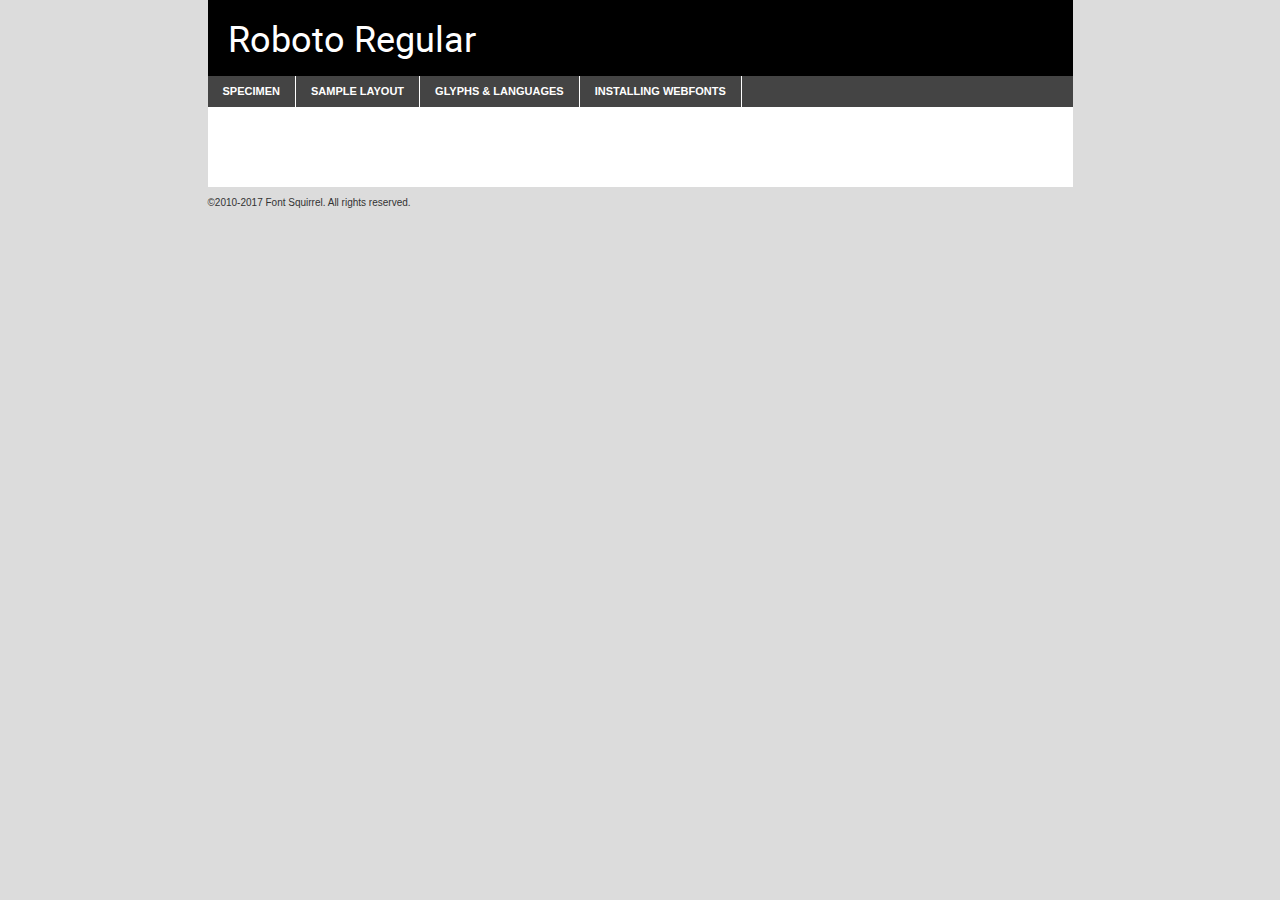
<file: css/webfontkit-20220812-201433/roboto-regular-demo.html>
<!DOCTYPE html PUBLIC "-//W3C//DTD XHTML 1.0 Transitional//EN"
        "http://www.w3.org/TR/xhtml1/DTD/xhtml1-transitional.dtd">

<html xmlns="http://www.w3.org/1999/xhtml" xml:lang="en" lang="en">
<head>
    <meta http-equiv="Content-Type" content="text/html; charset=utf-8"/>
    <script src="http://ajax.googleapis.com/ajax/libs/jquery/1.7.2/jquery.min.js" type="text/javascript" charset="utf-8"></script>
    <script type="text/javascript">
		(function($) {
			$.fn.easyTabs = function(option) {
				var param = jQuery.extend({ fadeSpeed: 'fast', defaultContent: 1, activeClass: 'active' }, option);
				$(this).each(function() {
					var thisId = '#' + this.id;
					if ( param.defaultContent == '' )
					{
						param.defaultContent = 1;
					}
					if ( typeof param.defaultContent == 'number' )
					{
						var defaultTab = $(thisId + ' .tabs li:eq(' + (param.defaultContent - 1) + ') a').attr('href').substr(1);
					}
					else
					{
						var defaultTab = param.defaultContent;
					}
					$(thisId + ' .tabs li a').each(function() {
						var tabToHide = $(this).attr('href').substr(1);
						$('#' + tabToHide).addClass('easytabs-tab-content');
					});
					hideAll();
					changeContent(defaultTab);

					function hideAll() {$(thisId + ' .easytabs-tab-content').hide();}

					function changeContent(tabId)
					{
						hideAll();
						$(thisId + ' .tabs li').removeClass(param.activeClass);
						$(thisId + ' .tabs li a[href=#' + tabId + ']').closest('li').addClass(param.activeClass);
						if ( param.fadeSpeed != 'none' )
						{
							$(thisId + ' #' + tabId).fadeIn(param.fadeSpeed);
						}
						else
						{
							$(thisId + ' #' + tabId).show();
						}
					}

					$(thisId + ' .tabs li').click(function() {
						var tabId = $(this).find('a').attr('href').substr(1);
						changeContent(tabId);
						return false;
					});
				});
			}
		})(jQuery);
    </script>
    <link rel="stylesheet" href="specimen_files/specimen_stylesheet.css" type="text/css" charset="utf-8"/>
    <link rel="stylesheet" href="stylesheet.css" type="text/css" charset="utf-8"/>

    <style type="text/css">
        		body {
			font-family: 'robotoregular';
        		}

            </style>

    <title>Roboto Regular Specimen</title>


    <script type="text/javascript" charset="utf-8">
		$(document).ready(function() {
			$('#container').easyTabs({ defaultContent: 1 });
		});
    </script>
</head>

<body>
<div id="container">
    <div id="header">
		Roboto Regular    </div>
    <ul class="tabs">
        <li><a href="#specimen">Specimen</a></li>
        <li><a href="#layout">Sample Layout</a></li>
		        <li><a href="#glyphs">Glyphs &amp; Languages</a></li>
        <li><a href="#installing">Installing Webfonts</a></li>

    </ul>

    <div id="main_content">


        <div id="specimen">

            <div class="section">
                <div class="grid12 firstcol">
                    <div class="huge">AaBb</div>
                </div>
            </div>

            <div class="section">
                <div class="glyph_range">A&#x200B;B&#x200b;C&#x200b;D&#x200b;E&#x200b;F&#x200b;G&#x200b;H&#x200b;I&#x200b;J&#x200b;K&#x200b;L&#x200b;M&#x200b;N&#x200b;O&#x200b;P&#x200b;Q&#x200b;R&#x200b;S&#x200b;T&#x200b;U&#x200b;V&#x200b;W&#x200b;X&#x200b;Y&#x200b;Z&#x200b;a&#x200b;b&#x200b;c&#x200b;d&#x200b;e&#x200b;f&#x200b;g&#x200b;h&#x200b;i&#x200b;j&#x200b;k&#x200b;l&#x200b;m&#x200b;n&#x200b;o&#x200b;p&#x200b;q&#x200b;r&#x200b;s&#x200b;t&#x200b;u&#x200b;v&#x200b;w&#x200b;x&#x200b;y&#x200b;z&#x200b;1&#x200b;2&#x200b;3&#x200b;4&#x200b;5&#x200b;6&#x200b;7&#x200b;8&#x200b;9&#x200b;0&#x200b;&amp;&#x200b;.&#x200b;,&#x200b;?&#x200b;!&#x200b;&#64;&#x200b;(&#x200b;)&#x200b;#&#x200b;$&#x200b;%&#x200b;*&#x200b;+&#x200b;-&#x200b;=&#x200b;:&#x200b;;</div>
            </div>
            <div class="section">
                <div class="grid12 firstcol">
                    <table class="sample_table">
                        <tr>
                            <td>10</td>
                            <td class="size10">abcdefghijklmnopqrstuvwxyzABCDEFGHIJKLMNOPQRSTUVWXYZ0123456789abcdefghijklmnopqrstuvwxyzABCDEFGHIJKLMNOPQRSTUVWXYZ0123456789abcdefghijklmnopqrstuvwxyzABCDEFGHIJKLMNOPQRSTUVWXYZ</td>
                        </tr>
                        <tr>
                            <td>11</td>
                            <td class="size11">abcdefghijklmnopqrstuvwxyzABCDEFGHIJKLMNOPQRSTUVWXYZ0123456789abcdefghijklmnopqrstuvwxyzABCDEFGHIJKLMNOPQRSTUVWXYZ0123456789abcdefghijklmnopqrstuvwxyzABCDEFGHIJKLMNOPQRSTUVWXYZ</td>
                        </tr>
                        <tr>
                            <td>12</td>
                            <td class="size12">abcdefghijklmnopqrstuvwxyzABCDEFGHIJKLMNOPQRSTUVWXYZ0123456789abcdefghijklmnopqrstuvwxyzABCDEFGHIJKLMNOPQRSTUVWXYZ0123456789abcdefghijklmnopqrstuvwxyzABCDEFGHIJKLMNOPQRSTUVWXYZ</td>
                        </tr>
                        <tr>
                            <td>13</td>
                            <td class="size13">abcdefghijklmnopqrstuvwxyzABCDEFGHIJKLMNOPQRSTUVWXYZ0123456789abcdefghijklmnopqrstuvwxyzABCDEFGHIJKLMNOPQRSTUVWXYZ0123456789abcdefghijklmnopqrstuvwxyzABCDEFGHIJKLMNOPQRSTUVWXYZ</td>
                        </tr>
                        <tr>
                            <td>14</td>
                            <td class="size14">abcdefghijklmnopqrstuvwxyzABCDEFGHIJKLMNOPQRSTUVWXYZ0123456789abcdefghijklmnopqrstuvwxyzABCDEFGHIJKLMNOPQRSTUVWXYZ0123456789abcdefghijklmnopqrstuvwxyzABCDEFGHIJKLMNOPQRSTUVWXYZ</td>
                        </tr>
                        <tr>
                            <td>16</td>
                            <td class="size16">abcdefghijklmnopqrstuvwxyzABCDEFGHIJKLMNOPQRSTUVWXYZ0123456789abcdefghijklmnopqrstuvwxyzABCDEFGHIJKLMNOPQRSTUVWXYZ</td>
                        </tr>
                        <tr>
                            <td>18</td>
                            <td class="size18">abcdefghijklmnopqrstuvwxyzABCDEFGHIJKLMNOPQRSTUVWXYZ0123456789abcdefghijklmnopqrstuvwxyzABCDEFGHIJKLMNOPQRSTUVWXYZ</td>
                        </tr>
                        <tr>
                            <td>20</td>
                            <td class="size20">abcdefghijklmnopqrstuvwxyzABCDEFGHIJKLMNOPQRSTUVWXYZ0123456789abcdefghijklmnopqrstuvwxyzABCDEFGHIJKLMNOPQRSTUVWXYZ</td>
                        </tr>
                        <tr>
                            <td>24</td>
                            <td class="size24">abcdefghijklmnopqrstuvwxyzABCDEFGHIJKLMNOPQRSTUVWXYZ0123456789abcdefghijklmnopqrstuvwxyzABCDEFGHIJKLMNOPQRSTUVWXYZ</td>
                        </tr>
                        <tr>
                            <td>30</td>
                            <td class="size30">abcdefghijklmnopqrstuvwxyzABCDEFGHIJKLMNOPQRSTUVWXYZ0123456789abcdefghijklmnopqrstuvwxyzABCDEFGHIJKLMNOPQRSTUVWXYZ</td>
                        </tr>
                        <tr>
                            <td>36</td>
                            <td class="size36">abcdefghijklmnopqrstuvwxyzABCDEFGHIJKLMNOPQRSTUVWXYZ0123456789abcdefghijklmnopqrstuvwxyzABCDEFGHIJKLMNOPQRSTUVWXYZ</td>
                        </tr>
                        <tr>
                            <td>48</td>
                            <td class="size48">abcdefghijklmnopqrstuvwxyzABCDEFGHIJKLMNOPQRSTUVWXYZ0123456789abcdefghijklmnopqrstuvwxyzABCDEFGHIJKLMNOPQRSTUVWXYZ</td>
                        </tr>
                        <tr>
                            <td>60</td>
                            <td class="size60">abcdefghijklmnopqrstuvwxyzABCDEFGHIJKLMNOPQRSTUVWXYZ0123456789abcdefghijklmnopqrstuvwxyzABCDEFGHIJKLMNOPQRSTUVWXYZ</td>
                        </tr>
                        <tr>
                            <td>72</td>
                            <td class="size72">abcdefghijklmnopqrstuvwxyzABCDEFGHIJKLMNOPQRSTUVWXYZ0123456789abcdefghijklmnopqrstuvwxyzABCDEFGHIJKLMNOPQRSTUVWXYZ</td>
                        </tr>
                        <tr>
                            <td>90</td>
                            <td class="size90">abcdefghijklmnopqrstuvwxyzABCDEFGHIJKLMNOPQRSTUVWXYZ0123456789abcdefghijklmnopqrstuvwxyzABCDEFGHIJKLMNOPQRSTUVWXYZ</td>
                        </tr>
                    </table>

                </div>

            </div>


            <div class="section" id="bodycomparison">


                <div id="xheight">
                    <div class="fontbody">&#x25FC;&#x25FC;&#x25FC;&#x25FC;&#x25FC;&#x25FC;&#x25FC;&#x25FC;&#x25FC;&#x25FC;&#x25FC;&#x25FC;&#x25FC;&#x25FC;&#x25FC;&#x25FC;&#x25FC;&#x25FC;&#x25FC;&#x25FC;&#x25FC;&#x25FC;&#x25FC;&#x25FC;&#x25FC;&#x25FC;&#x25FC;&#x25FC;&#x25FC;&#x25FC;&#x25FC;&#x25FC;&#x25FC;&#x25FC;&#x25FC;&#x25FC;&#x25FC;&#x25FC;&#x25FC;&#x25FC;&#x25FC;&#x25FC;&#x25FC;&#x25FC;&#x25FC;&#x25FC;&#x25FC;&#x25FC;&#x25FC;&#x25FC;&#x25FC;&#x25FC;&#x25FC;&#x25FC;&#x25FC;&#x25FC;&#x25FC;&#x25FC;&#x25FC;&#x25FC;&#x25FC;&#x25FC;&#x25FC;&#x25FC;&#x25FC;&#x25FC;&#x25FC;&#x25FC;&#x25FC;&#x25FC;&#x25FC;&#x25FC;&#x25FC;&#x25FC;&#x25FC;&#x25FC;&#x25FC;&#x25FC;&#x25FC;&#x25FC;&#x25FC;&#x25FC;&#x25FC;&#x25FC;&#x25FC;&#x25FC;&#x25FC;&#x25FC;&#x25FC;&#x25FC;&#x25FC;&#x25FC;&#x25FC;&#x25FC;&#x25FC;&#x25FC;&#x25FC;&#x25FC;&#x25FC;body</div>
                    <div class="arialbody">body</div>
                    <div class="verdanabody">body</div>
                    <div class="georgiabody">body</div>
                </div>
                <div class="fontbody" style="z-index:1">
                    body<span>Roboto Regular</span>
                </div>
                <div class="arialbody" style="z-index:1">
                    body<span>Arial</span>
                </div>
                <div class="verdanabody" style="z-index:1">
                    body<span>Verdana</span>
                </div>
                <div class="georgiabody" style="z-index:1">
                    body<span>Georgia</span>
                </div>


            </div>


            <div class="section psample psample_row1" id="">

                <div class="grid2 firstcol">
                    <p class="size10"><span>10.</span>Aenean lacinia bibendum nulla sed consectetur. Fusce dapibus, tellus ac cursus commodo, tortor mauris condimentum nibh, ut fermentum massa justo sit amet risus. Nullam id dolor id nibh ultricies vehicula ut id elit. Cum sociis natoque penatibus et magnis dis parturient montes, nascetur ridiculus mus. Nulla vitae elit libero, a pharetra augue.</p>

                </div>
                <div class="grid3">
                    <p class="size11"><span>11.</span>Aenean lacinia bibendum nulla sed consectetur. Fusce dapibus, tellus ac cursus commodo, tortor mauris condimentum nibh, ut fermentum massa justo sit amet risus. Nullam id dolor id nibh ultricies vehicula ut id elit. Cum sociis natoque penatibus et magnis dis parturient montes, nascetur ridiculus mus. Nulla vitae elit libero, a pharetra augue.</p>

                </div>
                <div class="grid3">
                    <p class="size12"><span>12.</span>Aenean lacinia bibendum nulla sed consectetur. Fusce dapibus, tellus ac cursus commodo, tortor mauris condimentum nibh, ut fermentum massa justo sit amet risus. Nullam id dolor id nibh ultricies vehicula ut id elit. Cum sociis natoque penatibus et magnis dis parturient montes, nascetur ridiculus mus. Nulla vitae elit libero, a pharetra augue.</p>

                </div>
                <div class="grid4">
                    <p class="size13"><span>13.</span>Aenean lacinia bibendum nulla sed consectetur. Fusce dapibus, tellus ac cursus commodo, tortor mauris condimentum nibh, ut fermentum massa justo sit amet risus. Nullam id dolor id nibh ultricies vehicula ut id elit. Cum sociis natoque penatibus et magnis dis parturient montes, nascetur ridiculus mus. Nulla vitae elit libero, a pharetra augue.</p>

                </div>
                <div class="white_blend"></div>

            </div>
            <div class="section psample psample_row2" id="">
                <div class="grid3 firstcol">
                    <p class="size14"><span>14.</span>Aenean lacinia bibendum nulla sed consectetur. Fusce dapibus, tellus ac cursus commodo, tortor mauris condimentum nibh, ut fermentum massa justo sit amet risus. Nullam id dolor id nibh ultricies vehicula ut id elit. Cum sociis natoque penatibus et magnis dis parturient montes, nascetur ridiculus mus. Nulla vitae elit libero, a pharetra augue.</p>

                </div>
                <div class="grid4">
                    <p class="size16"><span>16.</span>Aenean lacinia bibendum nulla sed consectetur. Fusce dapibus, tellus ac cursus commodo, tortor mauris condimentum nibh, ut fermentum massa justo sit amet risus. Nullam id dolor id nibh ultricies vehicula ut id elit. Cum sociis natoque penatibus et magnis dis parturient montes, nascetur ridiculus mus. Nulla vitae elit libero, a pharetra augue.</p>

                </div>
                <div class="grid5">
                    <p class="size18"><span>18.</span>Aenean lacinia bibendum nulla sed consectetur. Fusce dapibus, tellus ac cursus commodo, tortor mauris condimentum nibh, ut fermentum massa justo sit amet risus. Nullam id dolor id nibh ultricies vehicula ut id elit. Cum sociis natoque penatibus et magnis dis parturient montes, nascetur ridiculus mus. Nulla vitae elit libero, a pharetra augue.</p>

                </div>

                <div class="white_blend"></div>

            </div>

            <div class="section psample psample_row3" id="">
                <div class="grid5 firstcol">
                    <p class="size20"><span>20.</span>Aenean lacinia bibendum nulla sed consectetur. Fusce dapibus, tellus ac cursus commodo, tortor mauris condimentum nibh, ut fermentum massa justo sit amet risus. Nullam id dolor id nibh ultricies vehicula ut id elit. Cum sociis natoque penatibus et magnis dis parturient montes, nascetur ridiculus mus. Nulla vitae elit libero, a pharetra augue.</p>
                </div>
                <div class="grid7">
                    <p class="size24"><span>24.</span>Aenean lacinia bibendum nulla sed consectetur. Fusce dapibus, tellus ac cursus commodo, tortor mauris condimentum nibh, ut fermentum massa justo sit amet risus. Nullam id dolor id nibh ultricies vehicula ut id elit. Cum sociis natoque penatibus et magnis dis parturient montes, nascetur ridiculus mus. Nulla vitae elit libero, a pharetra augue.</p>
                </div>

                <div class="white_blend"></div>

            </div>

            <div class="section psample psample_row4" id="">
                <div class="grid12 firstcol">
                    <p class="size30"><span>30.</span>Aenean lacinia bibendum nulla sed consectetur. Fusce dapibus, tellus ac cursus commodo, tortor mauris condimentum nibh, ut fermentum massa justo sit amet risus. Nullam id dolor id nibh ultricies vehicula ut id elit. Cum sociis natoque penatibus et magnis dis parturient montes, nascetur ridiculus mus. Nulla vitae elit libero, a pharetra augue.</p>
                </div>
                <div class="white_blend"></div>

            </div>


            <div class="section psample psample_row1 fullreverse">
                <div class="grid2 firstcol">
                    <p class="size10"><span>10.</span>Aenean lacinia bibendum nulla sed consectetur. Fusce dapibus, tellus ac cursus commodo, tortor mauris condimentum nibh, ut fermentum massa justo sit amet risus. Nullam id dolor id nibh ultricies vehicula ut id elit. Cum sociis natoque penatibus et magnis dis parturient montes, nascetur ridiculus mus. Nulla vitae elit libero, a pharetra augue.</p>

                </div>
                <div class="grid3">
                    <p class="size11"><span>11.</span>Aenean lacinia bibendum nulla sed consectetur. Fusce dapibus, tellus ac cursus commodo, tortor mauris condimentum nibh, ut fermentum massa justo sit amet risus. Nullam id dolor id nibh ultricies vehicula ut id elit. Cum sociis natoque penatibus et magnis dis parturient montes, nascetur ridiculus mus. Nulla vitae elit libero, a pharetra augue.</p>

                </div>
                <div class="grid3">
                    <p class="size12"><span>12.</span>Aenean lacinia bibendum nulla sed consectetur. Fusce dapibus, tellus ac cursus commodo, tortor mauris condimentum nibh, ut fermentum massa justo sit amet risus. Nullam id dolor id nibh ultricies vehicula ut id elit. Cum sociis natoque penatibus et magnis dis parturient montes, nascetur ridiculus mus. Nulla vitae elit libero, a pharetra augue.</p>

                </div>
                <div class="grid4">
                    <p class="size13"><span>13.</span>Aenean lacinia bibendum nulla sed consectetur. Fusce dapibus, tellus ac cursus commodo, tortor mauris condimentum nibh, ut fermentum massa justo sit amet risus. Nullam id dolor id nibh ultricies vehicula ut id elit. Cum sociis natoque penatibus et magnis dis parturient montes, nascetur ridiculus mus. Nulla vitae elit libero, a pharetra augue.</p>

                </div>
                <div class="black_blend"></div>

            </div>

            <div class="section psample psample_row2 fullreverse">
                <div class="grid3 firstcol">
                    <p class="size14"><span>14.</span>Aenean lacinia bibendum nulla sed consectetur. Fusce dapibus, tellus ac cursus commodo, tortor mauris condimentum nibh, ut fermentum massa justo sit amet risus. Nullam id dolor id nibh ultricies vehicula ut id elit. Cum sociis natoque penatibus et magnis dis parturient montes, nascetur ridiculus mus. Nulla vitae elit libero, a pharetra augue.</p>

                </div>
                <div class="grid4">
                    <p class="size16"><span>16.</span>Aenean lacinia bibendum nulla sed consectetur. Fusce dapibus, tellus ac cursus commodo, tortor mauris condimentum nibh, ut fermentum massa justo sit amet risus. Nullam id dolor id nibh ultricies vehicula ut id elit. Cum sociis natoque penatibus et magnis dis parturient montes, nascetur ridiculus mus. Nulla vitae elit libero, a pharetra augue.</p>

                </div>
                <div class="grid5">
                    <p class="size18"><span>18.</span>Aenean lacinia bibendum nulla sed consectetur. Fusce dapibus, tellus ac cursus commodo, tortor mauris condimentum nibh, ut fermentum massa justo sit amet risus. Nullam id dolor id nibh ultricies vehicula ut id elit. Cum sociis natoque penatibus et magnis dis parturient montes, nascetur ridiculus mus. Nulla vitae elit libero, a pharetra augue.</p>

                </div>
                <div class="black_blend"></div>

            </div>

            <div class="section psample fullreverse psample_row3" id="">
                <div class="grid5 firstcol">
                    <p class="size20"><span>20.</span>Aenean lacinia bibendum nulla sed consectetur. Fusce dapibus, tellus ac cursus commodo, tortor mauris condimentum nibh, ut fermentum massa justo sit amet risus. Nullam id dolor id nibh ultricies vehicula ut id elit. Cum sociis natoque penatibus et magnis dis parturient montes, nascetur ridiculus mus. Nulla vitae elit libero, a pharetra augue.</p>
                </div>
                <div class="grid7">
                    <p class="size24"><span>24.</span>Aenean lacinia bibendum nulla sed consectetur. Fusce dapibus, tellus ac cursus commodo, tortor mauris condimentum nibh, ut fermentum massa justo sit amet risus. Nullam id dolor id nibh ultricies vehicula ut id elit. Cum sociis natoque penatibus et magnis dis parturient montes, nascetur ridiculus mus. Nulla vitae elit libero, a pharetra augue.</p>
                </div>

                <div class="black_blend"></div>

            </div>

            <div class="section psample fullreverse psample_row4" id="" style="border-bottom: 20px #000 solid;">
                <div class="grid12 firstcol">
                    <p class="size30"><span>30.</span>Aenean lacinia bibendum nulla sed consectetur. Fusce dapibus, tellus ac cursus commodo, tortor mauris condimentum nibh, ut fermentum massa justo sit amet risus. Nullam id dolor id nibh ultricies vehicula ut id elit. Cum sociis natoque penatibus et magnis dis parturient montes, nascetur ridiculus mus. Nulla vitae elit libero, a pharetra augue.</p>
                </div>
                <div class="black_blend"></div>

            </div>


        </div>

        <div id="layout">

            <div class="section">

                <div class="grid12 firstcol">
                    <h1>Lorem Ipsum Dolor</h1>
                    <h2>Etiam porta sem malesuada magna mollis euismod</h2>

                    <p class="byline">By <a href="#link">Aenean Lacinia</a></p>
                </div>
            </div>
            <div class="section">
                <div class="grid8 firstcol">
                    <p class="large">Donec sed odio dui. Morbi leo risus, porta ac consectetur ac, vestibulum at eros. Fusce dapibus, tellus ac cursus commodo, tortor mauris condimentum nibh, ut fermentum massa justo sit amet risus. </p>


                    <h3>Pellentesque ornare sem</h3>

                    <p>Maecenas sed diam eget risus varius blandit sit amet non magna. Maecenas faucibus mollis interdum. Donec ullamcorper nulla non metus auctor fringilla. Nullam id dolor id nibh ultricies vehicula ut id elit. Nullam id dolor id nibh ultricies vehicula ut id elit. </p>

                    <p>Aenean eu leo quam. Pellentesque ornare sem lacinia quam venenatis vestibulum. Lorem ipsum dolor sit amet, consectetur adipiscing elit. Cum sociis natoque penatibus et magnis dis parturient montes, nascetur ridiculus mus. </p>

                    <p>Nulla vitae elit libero, a pharetra augue. Praesent commodo cursus magna, vel scelerisque nisl consectetur et. Aenean lacinia bibendum nulla sed consectetur. </p>

                    <p>Nullam quis risus eget urna mollis ornare vel eu leo. Nullam quis risus eget urna mollis ornare vel eu leo. Maecenas sed diam eget risus varius blandit sit amet non magna. Donec ullamcorper nulla non metus auctor fringilla. </p>

                    <h3>Cras mattis consectetur</h3>

                    <p>Aenean eu leo quam. Pellentesque ornare sem lacinia quam venenatis vestibulum. Aenean lacinia bibendum nulla sed consectetur. Integer posuere erat a ante venenatis dapibus posuere velit aliquet. Cras mattis consectetur purus sit amet fermentum. </p>

                    <p>Nullam id dolor id nibh ultricies vehicula ut id elit. Nullam quis risus eget urna mollis ornare vel eu leo. Cras mattis consectetur purus sit amet fermentum.</p>
                </div>

                <div class="grid4 sidebar">

                    <div class="box reverse">
                        <p class="last">Nullam quis risus eget urna mollis ornare vel eu leo. Donec ullamcorper nulla non metus auctor fringilla. Cras mattis consectetur purus sit amet fermentum. Sed posuere consectetur est at lobortis. Lorem ipsum dolor sit amet, consectetur adipiscing elit. </p>
                    </div>

                    <p class="caption">Maecenas sed diam eget risus varius.</p>

                    <p>Vestibulum id ligula porta felis euismod semper. Integer posuere erat a ante venenatis dapibus posuere velit aliquet. Vestibulum id ligula porta felis euismod semper. Sed posuere consectetur est at lobortis. Maecenas sed diam eget risus varius blandit sit amet non magna. Fusce dapibus, tellus ac cursus commodo, tortor mauris condimentum nibh, ut fermentum massa justo sit amet risus. </p>


                    <p>Duis mollis, est non commodo luctus, nisi erat porttitor ligula, eget lacinia odio sem nec elit. Aenean lacinia bibendum nulla sed consectetur. Vivamus sagittis lacus vel augue laoreet rutrum faucibus dolor auctor. Aenean lacinia bibendum nulla sed consectetur. Nullam quis risus eget urna mollis ornare vel eu leo. </p>

                    <p>Praesent commodo cursus magna, vel scelerisque nisl consectetur et. Donec ullamcorper nulla non metus auctor fringilla. Maecenas faucibus mollis interdum. Fusce dapibus, tellus ac cursus commodo, tortor mauris condimentum nibh, ut fermentum massa justo sit amet risus. </p>

                </div>
            </div>

        </div>


		

        <div id="glyphs">
            <div class="section">
                <div class="grid12 firstcol">

                    <h1>Language Support</h1>
                    <p>The subset of Roboto Regular in this kit supports the following languages:<br/>

						Albanian, Basque, Breton, Chamorro, Danish, Dutch, English, Faroese, Finnish, French, Frisian, Galician, German, Icelandic, Italian, Malagasy, Norwegian, Portuguese, Spanish, Alsatian, Aragonese, Arapaho, Arrernte, Asturian, Aymara, Bislama, Cebuano, Corsican, Fijian, French_creole, Genoese, Gilbertese, Greenlandic, Haitian_creole, Hiligaynon, Hmong, Hopi, Ibanag, Iloko_ilokano, Indonesian, Interglossa_glosa, Interlingua, Irish_gaelic, Jerriais, Lojban, Lombard, Luxembourgeois, Manx, Mohawk, Norfolk_pitcairnese, Occitan, Oromo, Pangasinan, Papiamento, Piedmontese, Potawatomi, Rhaeto-romance, Romansh, Rotokas, Sami_lule, Samoan, Sardinian, Scots_gaelic, Seychelles_creole, Shona, Sicilian, Somali, Southern_ndebele, Swahili, Swati_swazi, Tagalog_filipino_pilipino, Tetum, Tok_pisin, Uyghur_latinized, Volapuk, Walloon, Warlpiri, Xhosa, Yapese, Zulu, Latinbasic, Ubasic, Demo                    </p>
                    <h1>Glyph Chart</h1>
                    <p>The subset of Roboto Regular in this kit includes all the glyphs listed below. Unicode entities are included above each glyph to help you insert individual characters into your layout.</p>
                    <div id="glyph_chart">

																																	                                <div><p>&amp;#2;</p>&#2;</div>
																				                                <div><p>&amp;#13;</p>&#13;</div>
																				                                <div><p>&amp;#32;</p>&#32;</div>
																				                                <div><p>&amp;#33;</p>&#33;</div>
																				                                <div><p>&amp;#34;</p>&#34;</div>
																				                                <div><p>&amp;#35;</p>&#35;</div>
																				                                <div><p>&amp;#36;</p>&#36;</div>
																				                                <div><p>&amp;#37;</p>&#37;</div>
																				                                <div><p>&amp;#38;</p>&#38;</div>
																				                                <div><p>&amp;#39;</p>&#39;</div>
																				                                <div><p>&amp;#40;</p>&#40;</div>
																				                                <div><p>&amp;#41;</p>&#41;</div>
																				                                <div><p>&amp;#42;</p>&#42;</div>
																				                                <div><p>&amp;#43;</p>&#43;</div>
																				                                <div><p>&amp;#44;</p>&#44;</div>
																				                                <div><p>&amp;#45;</p>&#45;</div>
																				                                <div><p>&amp;#46;</p>&#46;</div>
																				                                <div><p>&amp;#47;</p>&#47;</div>
																				                                <div><p>&amp;#48;</p>&#48;</div>
																				                                <div><p>&amp;#49;</p>&#49;</div>
																				                                <div><p>&amp;#50;</p>&#50;</div>
																				                                <div><p>&amp;#51;</p>&#51;</div>
																				                                <div><p>&amp;#52;</p>&#52;</div>
																				                                <div><p>&amp;#53;</p>&#53;</div>
																				                                <div><p>&amp;#54;</p>&#54;</div>
																				                                <div><p>&amp;#55;</p>&#55;</div>
																				                                <div><p>&amp;#56;</p>&#56;</div>
																				                                <div><p>&amp;#57;</p>&#57;</div>
																				                                <div><p>&amp;#58;</p>&#58;</div>
																				                                <div><p>&amp;#59;</p>&#59;</div>
																				                                <div><p>&amp;#60;</p>&#60;</div>
																				                                <div><p>&amp;#61;</p>&#61;</div>
																				                                <div><p>&amp;#62;</p>&#62;</div>
																				                                <div><p>&amp;#63;</p>&#63;</div>
																				                                <div><p>&amp;#64;</p>&#64;</div>
																				                                <div><p>&amp;#65;</p>&#65;</div>
																				                                <div><p>&amp;#66;</p>&#66;</div>
																				                                <div><p>&amp;#67;</p>&#67;</div>
																				                                <div><p>&amp;#68;</p>&#68;</div>
																				                                <div><p>&amp;#69;</p>&#69;</div>
																				                                <div><p>&amp;#70;</p>&#70;</div>
																				                                <div><p>&amp;#71;</p>&#71;</div>
																				                                <div><p>&amp;#72;</p>&#72;</div>
																				                                <div><p>&amp;#73;</p>&#73;</div>
																				                                <div><p>&amp;#74;</p>&#74;</div>
																				                                <div><p>&amp;#75;</p>&#75;</div>
																				                                <div><p>&amp;#76;</p>&#76;</div>
																				                                <div><p>&amp;#77;</p>&#77;</div>
																				                                <div><p>&amp;#78;</p>&#78;</div>
																				                                <div><p>&amp;#79;</p>&#79;</div>
																				                                <div><p>&amp;#80;</p>&#80;</div>
																				                                <div><p>&amp;#81;</p>&#81;</div>
																				                                <div><p>&amp;#82;</p>&#82;</div>
																				                                <div><p>&amp;#83;</p>&#83;</div>
																				                                <div><p>&amp;#84;</p>&#84;</div>
																				                                <div><p>&amp;#85;</p>&#85;</div>
																				                                <div><p>&amp;#86;</p>&#86;</div>
																				                                <div><p>&amp;#87;</p>&#87;</div>
																				                                <div><p>&amp;#88;</p>&#88;</div>
																				                                <div><p>&amp;#89;</p>&#89;</div>
																				                                <div><p>&amp;#90;</p>&#90;</div>
																				                                <div><p>&amp;#91;</p>&#91;</div>
																				                                <div><p>&amp;#92;</p>&#92;</div>
																				                                <div><p>&amp;#93;</p>&#93;</div>
																				                                <div><p>&amp;#94;</p>&#94;</div>
																				                                <div><p>&amp;#95;</p>&#95;</div>
																				                                <div><p>&amp;#96;</p>&#96;</div>
																				                                <div><p>&amp;#97;</p>&#97;</div>
																				                                <div><p>&amp;#98;</p>&#98;</div>
																				                                <div><p>&amp;#99;</p>&#99;</div>
																				                                <div><p>&amp;#100;</p>&#100;</div>
																				                                <div><p>&amp;#101;</p>&#101;</div>
																				                                <div><p>&amp;#102;</p>&#102;</div>
																				                                <div><p>&amp;#103;</p>&#103;</div>
																				                                <div><p>&amp;#104;</p>&#104;</div>
																				                                <div><p>&amp;#105;</p>&#105;</div>
																				                                <div><p>&amp;#106;</p>&#106;</div>
																				                                <div><p>&amp;#107;</p>&#107;</div>
																				                                <div><p>&amp;#108;</p>&#108;</div>
																				                                <div><p>&amp;#109;</p>&#109;</div>
																				                                <div><p>&amp;#110;</p>&#110;</div>
																				                                <div><p>&amp;#111;</p>&#111;</div>
																				                                <div><p>&amp;#112;</p>&#112;</div>
																				                                <div><p>&amp;#113;</p>&#113;</div>
																				                                <div><p>&amp;#114;</p>&#114;</div>
																				                                <div><p>&amp;#115;</p>&#115;</div>
																				                                <div><p>&amp;#116;</p>&#116;</div>
																				                                <div><p>&amp;#117;</p>&#117;</div>
																				                                <div><p>&amp;#118;</p>&#118;</div>
																				                                <div><p>&amp;#119;</p>&#119;</div>
																				                                <div><p>&amp;#120;</p>&#120;</div>
																				                                <div><p>&amp;#121;</p>&#121;</div>
																				                                <div><p>&amp;#122;</p>&#122;</div>
																				                                <div><p>&amp;#123;</p>&#123;</div>
																				                                <div><p>&amp;#124;</p>&#124;</div>
																				                                <div><p>&amp;#125;</p>&#125;</div>
																				                                <div><p>&amp;#126;</p>&#126;</div>
																				                                <div><p>&amp;#160;</p>&#160;</div>
																				                                <div><p>&amp;#161;</p>&#161;</div>
																				                                <div><p>&amp;#162;</p>&#162;</div>
																				                                <div><p>&amp;#163;</p>&#163;</div>
																				                                <div><p>&amp;#164;</p>&#164;</div>
																				                                <div><p>&amp;#165;</p>&#165;</div>
																				                                <div><p>&amp;#166;</p>&#166;</div>
																				                                <div><p>&amp;#167;</p>&#167;</div>
																				                                <div><p>&amp;#168;</p>&#168;</div>
																				                                <div><p>&amp;#169;</p>&#169;</div>
																				                                <div><p>&amp;#170;</p>&#170;</div>
																				                                <div><p>&amp;#171;</p>&#171;</div>
																				                                <div><p>&amp;#172;</p>&#172;</div>
																				                                <div><p>&amp;#173;</p>&#173;</div>
																				                                <div><p>&amp;#174;</p>&#174;</div>
																				                                <div><p>&amp;#175;</p>&#175;</div>
																				                                <div><p>&amp;#176;</p>&#176;</div>
																				                                <div><p>&amp;#177;</p>&#177;</div>
																				                                <div><p>&amp;#178;</p>&#178;</div>
																				                                <div><p>&amp;#179;</p>&#179;</div>
																				                                <div><p>&amp;#180;</p>&#180;</div>
																				                                <div><p>&amp;#181;</p>&#181;</div>
																				                                <div><p>&amp;#182;</p>&#182;</div>
																				                                <div><p>&amp;#183;</p>&#183;</div>
																				                                <div><p>&amp;#184;</p>&#184;</div>
																				                                <div><p>&amp;#185;</p>&#185;</div>
																				                                <div><p>&amp;#186;</p>&#186;</div>
																				                                <div><p>&amp;#187;</p>&#187;</div>
																				                                <div><p>&amp;#188;</p>&#188;</div>
																				                                <div><p>&amp;#189;</p>&#189;</div>
																				                                <div><p>&amp;#190;</p>&#190;</div>
																				                                <div><p>&amp;#191;</p>&#191;</div>
																				                                <div><p>&amp;#192;</p>&#192;</div>
																				                                <div><p>&amp;#193;</p>&#193;</div>
																				                                <div><p>&amp;#194;</p>&#194;</div>
																				                                <div><p>&amp;#195;</p>&#195;</div>
																				                                <div><p>&amp;#196;</p>&#196;</div>
																				                                <div><p>&amp;#197;</p>&#197;</div>
																				                                <div><p>&amp;#198;</p>&#198;</div>
																				                                <div><p>&amp;#199;</p>&#199;</div>
																				                                <div><p>&amp;#200;</p>&#200;</div>
																				                                <div><p>&amp;#201;</p>&#201;</div>
																				                                <div><p>&amp;#202;</p>&#202;</div>
																				                                <div><p>&amp;#203;</p>&#203;</div>
																				                                <div><p>&amp;#204;</p>&#204;</div>
																				                                <div><p>&amp;#205;</p>&#205;</div>
																				                                <div><p>&amp;#206;</p>&#206;</div>
																				                                <div><p>&amp;#207;</p>&#207;</div>
																				                                <div><p>&amp;#208;</p>&#208;</div>
																				                                <div><p>&amp;#209;</p>&#209;</div>
																				                                <div><p>&amp;#210;</p>&#210;</div>
																				                                <div><p>&amp;#211;</p>&#211;</div>
																				                                <div><p>&amp;#212;</p>&#212;</div>
																				                                <div><p>&amp;#213;</p>&#213;</div>
																				                                <div><p>&amp;#214;</p>&#214;</div>
																				                                <div><p>&amp;#215;</p>&#215;</div>
																				                                <div><p>&amp;#216;</p>&#216;</div>
																				                                <div><p>&amp;#217;</p>&#217;</div>
																				                                <div><p>&amp;#218;</p>&#218;</div>
																				                                <div><p>&amp;#219;</p>&#219;</div>
																				                                <div><p>&amp;#220;</p>&#220;</div>
																				                                <div><p>&amp;#221;</p>&#221;</div>
																				                                <div><p>&amp;#222;</p>&#222;</div>
																				                                <div><p>&amp;#223;</p>&#223;</div>
																				                                <div><p>&amp;#224;</p>&#224;</div>
																				                                <div><p>&amp;#225;</p>&#225;</div>
																				                                <div><p>&amp;#226;</p>&#226;</div>
																				                                <div><p>&amp;#227;</p>&#227;</div>
																				                                <div><p>&amp;#228;</p>&#228;</div>
																				                                <div><p>&amp;#229;</p>&#229;</div>
																				                                <div><p>&amp;#230;</p>&#230;</div>
																				                                <div><p>&amp;#231;</p>&#231;</div>
																				                                <div><p>&amp;#232;</p>&#232;</div>
																				                                <div><p>&amp;#233;</p>&#233;</div>
																				                                <div><p>&amp;#234;</p>&#234;</div>
																				                                <div><p>&amp;#235;</p>&#235;</div>
																				                                <div><p>&amp;#236;</p>&#236;</div>
																				                                <div><p>&amp;#237;</p>&#237;</div>
																				                                <div><p>&amp;#238;</p>&#238;</div>
																				                                <div><p>&amp;#239;</p>&#239;</div>
																				                                <div><p>&amp;#240;</p>&#240;</div>
																				                                <div><p>&amp;#241;</p>&#241;</div>
																				                                <div><p>&amp;#242;</p>&#242;</div>
																				                                <div><p>&amp;#243;</p>&#243;</div>
																				                                <div><p>&amp;#244;</p>&#244;</div>
																				                                <div><p>&amp;#245;</p>&#245;</div>
																				                                <div><p>&amp;#246;</p>&#246;</div>
																				                                <div><p>&amp;#247;</p>&#247;</div>
																				                                <div><p>&amp;#248;</p>&#248;</div>
																				                                <div><p>&amp;#249;</p>&#249;</div>
																				                                <div><p>&amp;#250;</p>&#250;</div>
																				                                <div><p>&amp;#251;</p>&#251;</div>
																				                                <div><p>&amp;#252;</p>&#252;</div>
																				                                <div><p>&amp;#253;</p>&#253;</div>
																				                                <div><p>&amp;#254;</p>&#254;</div>
																				                                <div><p>&amp;#255;</p>&#255;</div>
																				                                <div><p>&amp;#338;</p>&#338;</div>
																				                                <div><p>&amp;#339;</p>&#339;</div>
																				                                <div><p>&amp;#376;</p>&#376;</div>
																				                                <div><p>&amp;#710;</p>&#710;</div>
																				                                <div><p>&amp;#732;</p>&#732;</div>
																				                                <div><p>&amp;#8192;</p>&#8192;</div>
																				                                <div><p>&amp;#8193;</p>&#8193;</div>
																				                                <div><p>&amp;#8194;</p>&#8194;</div>
																				                                <div><p>&amp;#8195;</p>&#8195;</div>
																				                                <div><p>&amp;#8196;</p>&#8196;</div>
																				                                <div><p>&amp;#8197;</p>&#8197;</div>
																				                                <div><p>&amp;#8198;</p>&#8198;</div>
																				                                <div><p>&amp;#8199;</p>&#8199;</div>
																				                                <div><p>&amp;#8200;</p>&#8200;</div>
																				                                <div><p>&amp;#8201;</p>&#8201;</div>
																				                                <div><p>&amp;#8202;</p>&#8202;</div>
																				                                <div><p>&amp;#8208;</p>&#8208;</div>
																				                                <div><p>&amp;#8209;</p>&#8209;</div>
																				                                <div><p>&amp;#8210;</p>&#8210;</div>
																				                                <div><p>&amp;#8211;</p>&#8211;</div>
																				                                <div><p>&amp;#8212;</p>&#8212;</div>
																				                                <div><p>&amp;#8216;</p>&#8216;</div>
																				                                <div><p>&amp;#8217;</p>&#8217;</div>
																				                                <div><p>&amp;#8218;</p>&#8218;</div>
																				                                <div><p>&amp;#8220;</p>&#8220;</div>
																				                                <div><p>&amp;#8221;</p>&#8221;</div>
																				                                <div><p>&amp;#8222;</p>&#8222;</div>
																				                                <div><p>&amp;#8226;</p>&#8226;</div>
																				                                <div><p>&amp;#8230;</p>&#8230;</div>
																				                                <div><p>&amp;#8239;</p>&#8239;</div>
																				                                <div><p>&amp;#8249;</p>&#8249;</div>
																				                                <div><p>&amp;#8250;</p>&#8250;</div>
																				                                <div><p>&amp;#8287;</p>&#8287;</div>
																				                                <div><p>&amp;#8364;</p>&#8364;</div>
																				                                <div><p>&amp;#8482;</p>&#8482;</div>
																				                                <div><p>&amp;#9724;</p>&#9724;</div>
																				                                <div><p>&amp;#64257;</p>&#64257;</div>
																				                                <div><p>&amp;#64258;</p>&#64258;</div>
																				                                <div><p>&amp;#64259;</p>&#64259;</div>
																				                                <div><p>&amp;#64260;</p>&#64260;</div>
																																                    </div>
                </div>


            </div>
        </div>


        <div id="specs">

        </div>

        <div id="installing">
            <div class="section">
                <div class="grid7 firstcol">
                    <h1>Installing Webfonts</h1>

                    <p>Webfonts are supported by all major browser platforms but not all in the same way. There are currently four different font formats that must be included in order to target all browsers. This includes TTF, WOFF, EOT and SVG.</p>

                    <h2>1. Upload your webfonts</h2>
                    <p>You must upload your webfont kit to your website. They should be in or near the same directory as your CSS files.</p>

                    <h2>2. Include the webfont stylesheet</h2>
                    <p>A special CSS @font-face declaration helps the various browsers select the appropriate font it needs without causing you a bunch of headaches. Learn more about this syntax by reading the <a href="https://www.fontspring.com/blog/further-hardening-of-the-bulletproof-syntax">Fontspring blog post</a> about it. The code for it is as follows:</p>


                    <code>
                        @font-face{
                        font-family: 'MyWebFont';
                        src: url('WebFont.eot');
                        src: url('WebFont.eot?#iefix') format('embedded-opentype'),
                        url('WebFont.woff') format('woff'),
                        url('WebFont.ttf') format('truetype'),
                        url('WebFont.svg#webfont') format('svg');
                        }
                    </code>

                    <p>We've already gone ahead and generated the code for you. All you have to do is link to the stylesheet in your HTML, like this:</p>
                    <code>&lt;link rel=&quot;stylesheet&quot; href=&quot;stylesheet.css&quot; type=&quot;text/css&quot; charset=&quot;utf-8&quot; /&gt;</code>

                    <h2>3. Modify your own stylesheet</h2>
                    <p>To take advantage of your new fonts, you must tell your stylesheet to use them. Look at the original @font-face declaration above and find the property called "font-family." The name linked there will be what you use to reference the font. Prepend that webfont name to the font stack in the "font-family" property, inside the selector you want to change. For example:</p>
                    <code>p { font-family: 'WebFont', Arial, sans-serif; }</code>

                    <h2>4. Test</h2>
                    <p>Getting webfonts to work cross-browser <em>can</em> be tricky. Use the information in the sidebar to help you if you find that fonts aren't loading in a particular browser.</p>
                </div>

                <div class="grid5 sidebar">
                    <div class="box">
                        <h2>Troubleshooting<br/>Font-Face Problems</h2>
                        <p>Having trouble getting your webfonts to load in your new website? Here are some tips to sort out what might be the problem.</p>

                        <h3>Fonts not showing in any browser</h3>

                        <p>This sounds like you need to work on the plumbing. You either did not upload the fonts to the correct directory, or you did not link the fonts properly in the CSS. If you've confirmed that all this is correct and you still have a problem, take a look at your .htaccess file and see if requests are getting intercepted.</p>

                        <h3>Fonts not loading in iPhone or iPad</h3>

                        <p>The most common problem here is that you are serving the fonts from an IIS server. IIS refuses to serve files that have unknown MIME types. If that is the case, you must set the MIME type for SVG to "image/svg+xml" in the server settings. Follow these instructions from Microsoft if you need help.</p>

                        <h3>Fonts not loading in Firefox</h3>

                        <p>The primary reason for this failure? You are still using a version Firefox older than 3.5. So upgrade already! If that isn't it, then you are very likely serving fonts from a different domain. Firefox requires that all font assets be served from the same domain. Lastly it is possible that you need to add WOFF to your list of MIME types (if you are serving via IIS.)</p>

                        <h3>Fonts not loading in IE</h3>

                        <p>Are you looking at Internet Explorer on an actual Windows machine or are you cheating by using a service like Adobe BrowserLab? Many of these screenshot services do not render @font-face for IE. Best to test it on a real machine.</p>

                        <h3>Fonts not loading in IE9</h3>

                        <p>IE9, like Firefox, requires that fonts be served from the same domain as the website. Make sure that is the case.</p>
                    </div>
                </div>
            </div>

        </div>

    </div>
    <div id="footer">
        <p>&copy;2010-2017 Font Squirrel. All rights reserved.</p>
    </div>
</div>
</body>
</html>
</file>
<file: css/index.css>
body { margin: 0; padding: 0;

}

.roboto-bold-black-48px{
	font-size: 48px;
	display: flex; justify-content:center;
	font-weight: bold;
	font-family:
}

.navbar{ display: flex;
justify-content: space-evenly;
align-items: center;
font-family: Arial, Helvetica, sans-serif}

.hide
{ display: none;}

.column { display: flex; justify-self: center;
	flex-direction: column;
}

.column2 { display: flex;
	justify-content: space-between;
	flex-direction:row;
	;padding-left: 80px ; padding-right: 80px;
	column-gap: 50px;
}

.column3 { display: flex;
	justify-content:center;
	flex-direction:row;
	;padding-left: 80px ; padding-right: 80px;
	column-gap: 50px;
	column-fill: balance;
}

.width90 { width: 90%;
}


.roboto-bold-black-36px{
	font-size: 30px;
	display: flex; justify-content: center;
align-items: center ;
	font-weight: bold;
	font-family: Arial, Helvetica, sans-serif}

	.roboto-normal-48px{
		font-size: 48px;
		display: flex; justify-content: center;
		font-weight: light;
		font-family: Arial, Helvetica, sans-serif
	}

	.center {
		display: block;
		margin-left: auto;
		margin-right: auto;
		width: 50%;
	  }

	 .padding {
		padding-top: 20px;
		padding-right: 10px;
		padding-bottom: 10px;
		padding-left: 10px;
	  }

	  a:link {
		color: black;
		background-color: transparent;
		text-decoration: none;
	  }
	  a:visited {
		color: black;
		background-color: transparent;
		text-decoration: none;
	  }
	  a:hover {
		color: red;
		background-color: transparent;
		text-decoration: none;
	  }
	  a:active {
		color: red;
		background-color: transparent;
		text-decoration: none;
	  }
	  
	  .aboutme { display: flex;
		justify-content:center;
		align-items: center;
		font-family: Arial, Helvetica, sans-serif;
		}
		
		.THOUGHTS
		{ display: flex;
			justify-content: space-evenly;
			align-items: center;
			font-family: Arial, Helvetica, sans-serif;
		}

		.WORK
		{ display: flex;
			justify-content: space-evenly;
			align-items: center;
			font-family: Arial, Helvetica, sans-serif;
		}

		.RESUMEnavbar{ display: flex;
			justify-content: left;
			align-items: left;
			font-family: Arial, Helvetica, sans-serif;
			}

			.form{ display: flex;
				justify-content: space-evenly;
				align-items: center;
				font-family: Arial, Helvetica, sans-serif;}

				@media screen {  display: flex;
					flex-direction: row-reverse;
					}
</file>
<file: css/webfontkit-20220812-201433/stylesheet.css>
/*! Generated by Font Squirrel (https://www.fontsquirrel.com) on August 12, 2022 */



@font-face {
    font-family: 'robotoregular';
    src: url('roboto-regular-webfont.woff2') format('woff2'),
         url('roboto-regular-webfont.woff') format('woff');
    font-weight: normal;
    font-style: normal;

}




@font-face {
    font-family: 'robotobold';
    src: url('roboto-bold-webfont.woff2') format('woff2'),
         url('roboto-bold-webfont.woff') format('woff');
    font-weight: normal;
    font-style: normal;

}
</file>
<file: css/webfontkit-20220812-201433/specimen_files/specimen_stylesheet.css>
@import url('grid_12-825-55-15.css');

/*  
	CSS Reset by Eric Meyer - Released under Public Domain
    http://meyerweb.com/eric/tools/css/reset/
*/
html, body, div, span, applet, object, iframe,
h1, h2, h3, h4, h5, h6, p, blockquote, pre,
a, abbr, acronym, address, big, cite, code,
del, dfn, em, font, img, ins, kbd, q, s, samp,
small, strike, strong, sub, sup, tt, var,
b, u, i, center, dl, dt, dd, ol, ul, li,
fieldset, form, label, legend, table,
caption, tbody, tfoot, thead, tr, th, td {
	margin:         0;
	padding:        0;
	border:         0;
	outline:        0;
	font-size:      100%;
	vertical-align: baseline;
	background:     transparent;
}

body {
	line-height: 1;
}

ol, ul {
	list-style: none;
}

blockquote, q {
	quotes: none;
}

blockquote:before, blockquote:after,
q:before, q:after {
	content: '';
	content: none;
}

:focus {
	outline: 0;
}

ins {
	text-decoration: none;
}

del {
	text-decoration: line-through;
}

table {
	border-collapse: collapse;
	border-spacing:  0;
}


body {
	color:            #000;
	background-color: #dcdcdc;
}

a {
	text-decoration: none;
	color:           #1883ba;
}

h1 {
	font-size:     32px;
	font-weight:   normal;
	font-style:    normal;
	margin-bottom: 18px;
}

h2 {
	font-size: 18px;
}

#container {
	width:  865px;
	margin: 0px auto;
}


#header {
	padding:          20px;
	font-size:        36px;
	background-color: #000;
	color:            #fff;
}

#header span {
	color: #666;
}

#main_content {
	background-color: #fff;
	padding:          60px 20px 20px;
}


#footer p {
	margin:         0;
	padding-top:    10px;
	padding-bottom: 50px;
	color:          #333;
	font:           10px Arial, sans-serif;
}

.tabs {
	width:            100%;
	height:           31px;
	background-color: #444;
}

.tabs li {
	float:            left;
	margin:           0;
	overflow:         hidden;
	background-color: #444;
}

.tabs li a {
	display:         block;
	color:           #fff;
	text-decoration: none;
	font:            bold 11px/11px 'Arial';
	text-transform:  uppercase;
	padding:         10px 15px;
	border-right:    1px solid #fff;
}

.tabs li a:hover {
	background-color: #00b3ff;

}

.tabs li.active a {
	color:            #000;
	background-color: #fff;
}


div.huge {

	font-size:      300px;
	line-height:    1em;
	padding:        0;
	letter-spacing: -.02em;
	overflow:       hidden;
}

div.glyph_range {
	font-size:   72px;
	line-height: 1.1em;
}

.size10 {
	font-size: 10px;
}

.size11 {
	font-size: 11px;
}

.size12 {
	font-size: 12px;
}

.size13 {
	font-size: 13px;
}

.size14 {
	font-size: 14px;
}

.size16 {
	font-size: 16px;
}

.size18 {
	font-size: 18px;
}

.size20 {
	font-size: 20px;
}

.size24 {
	font-size: 24px;
}

.size30 {
	font-size: 30px;
}

.size36 {
	font-size: 36px;
}

.size48 {
	font-size: 48px;
}

.size60 {
	font-size: 60px;
}

.size72 {
	font-size: 72px;
}

.size90 {
	font-size: 90px;
}


.psample_row1 {
	height: 120px;
}

.psample_row1 {
	height: 120px;
}

.psample_row2 {
	height: 160px;
}

.psample_row3 {
	height: 160px;
}

.psample_row4 {
	height: 160px;
}

.psample {
	overflow: hidden;
	position: relative;
}

.psample p {
	line-height: 1.3em;
	display:     block;
	overflow:    hidden;
	margin:      0;
}

.psample span {
	margin-right: .5em;
}

.white_blend {
	width:            100%;
	height:           61px;
	background-image: url([data-uri]);
	position:         absolute;
	bottom:           0;
}

.black_blend {
	width:            100%;
	height:           61px;
	background-image: url([data-uri]);
	position:         absolute;
	bottom:           0;
}

.fullreverse {
	background:    #000 !important;
	color:         #fff !important;
	margin-left:   -20px;
	padding-left:  20px;
	margin-right:  -20px;
	padding-right: 20px;
	padding:       20px;
	margin-bottom: 0;
}


.sample_table td {
	padding-top:    3px;
	padding-bottom: 5px;
	padding-left:   5px;
	vertical-align: middle;
	line-height:    1.2em;
}

.sample_table td:first-child {
	background-color: #eee;
	text-align:       right;
	padding-right:    5px;
	padding-left:     0;
	padding:          5px;
	font:             11px/12px 'Courier New', Courier, mono;
}

code {
	white-space:      pre;
	background-color: #eee;
	display:          block;
	padding:          10px;
	margin-bottom:    18px;
	overflow:         auto;
}


.bottom, .last {
	margin-bottom:  0 !important;
	padding-bottom: 0 !important;
}

.box {
	padding:       18px;
	margin-bottom: 18px;
	background:    #eee;
}

.reverse, .reversed {
	background: #000 !important;
	color:      #fff !important;
	border:     none !important;
}

#bodycomparison {
	position:    relative;
	overflow:    hidden;
	font-size:   72px;
	height:      90px;
	white-space: nowrap;
}

#bodycomparison div {
	font-size:   72px;
	line-height: 90px;
	display:     inline;
	margin:      0 15px 0 0;
	padding:     0;
}

#bodycomparison div span {
	font:     10px Arial;
	position: absolute;
	left:     0;
}

#xheight {
	float:       none;
	position:    absolute;
	color:       #d9f3ff;
	font-size:   72px;
	line-height: 90px;
}

.fontbody {
	position: relative;
}

.arialbody {
	font-family: Arial;
	position:    relative;
}

.verdanabody {
	font-family: Verdana;
	position:    relative;
}

.georgiabody {
	font-family: Georgia;
	position:    relative;
}

/* @group Layout page
 */

#layout h1 {
	font-size:   36px;
	line-height: 42px;
	font-weight: normal;
	font-style:  normal;
}

#layout h2 {
	font-size:   24px;
	line-height: 23px;
	font-weight: normal;
	font-style:  normal;
}

#layout h3 {
	font-size:   22px;
	line-height: 1.4em;
	margin-top:  1em;
	font-weight: normal;
	font-style:  normal;
}


#layout p.byline {
	font-size:     12px;
	margin-top:    18px;
	line-height:   12px;
	margin-bottom: 0;
}

#layout p {
	font-size:     14px;
	line-height:   21px;
	margin-bottom: .5em;
}

#layout p.large {
	font-size:   18px;
	line-height: 26px;
}

#layout .sidebar p {
	font-size:   12px;
	line-height: 1.4em;
}

#layout p.caption {
	font-size:     10px;
	margin-top:    -16px;
	margin-bottom: 18px;
}

/* @end */

/* @group Glyphs */

#glyph_chart div {
	background-color: #d9f3ff;
	color:            black;
	float:            left;
	font-size:        36px;
	height:           1.2em;
	line-height:      1.2em;
	margin-bottom:    1px;
	margin-right:     1px;
	text-align:       center;
	width:            1.2em;
	position:         relative;
	padding:          .6em .2em .2em;
}

#glyph_chart div p {
	position:         absolute;
	left:             0;
	top:              0;
	display:          block;
	text-align:       center;
	font:             bold 9px Arial, sans-serif;
	background-color: #3a768f;
	width:            100%;
	color:            #fff;
	padding:          2px 0;
}


#glyphs h1 {
	font-family: Arial, sans-serif;
}

/* @end */

/* @group Installing */

#installing {
	font: 13px Arial, sans-serif;
}

#installing p,
#glyphs p {
	line-height:   1.2em;
	margin-bottom: 18px;
	font:          13px Arial, sans-serif;
}


#installing h3 {
	font-size:  15px;
	margin-top: 18px;
}

/* @end */

#rendering h1 {
	font-family: Arial, sans-serif;
}

.render_table td {
	font:           11px 'Courier New', Courier, mono;
	vertical-align: middle;
}
</file>
